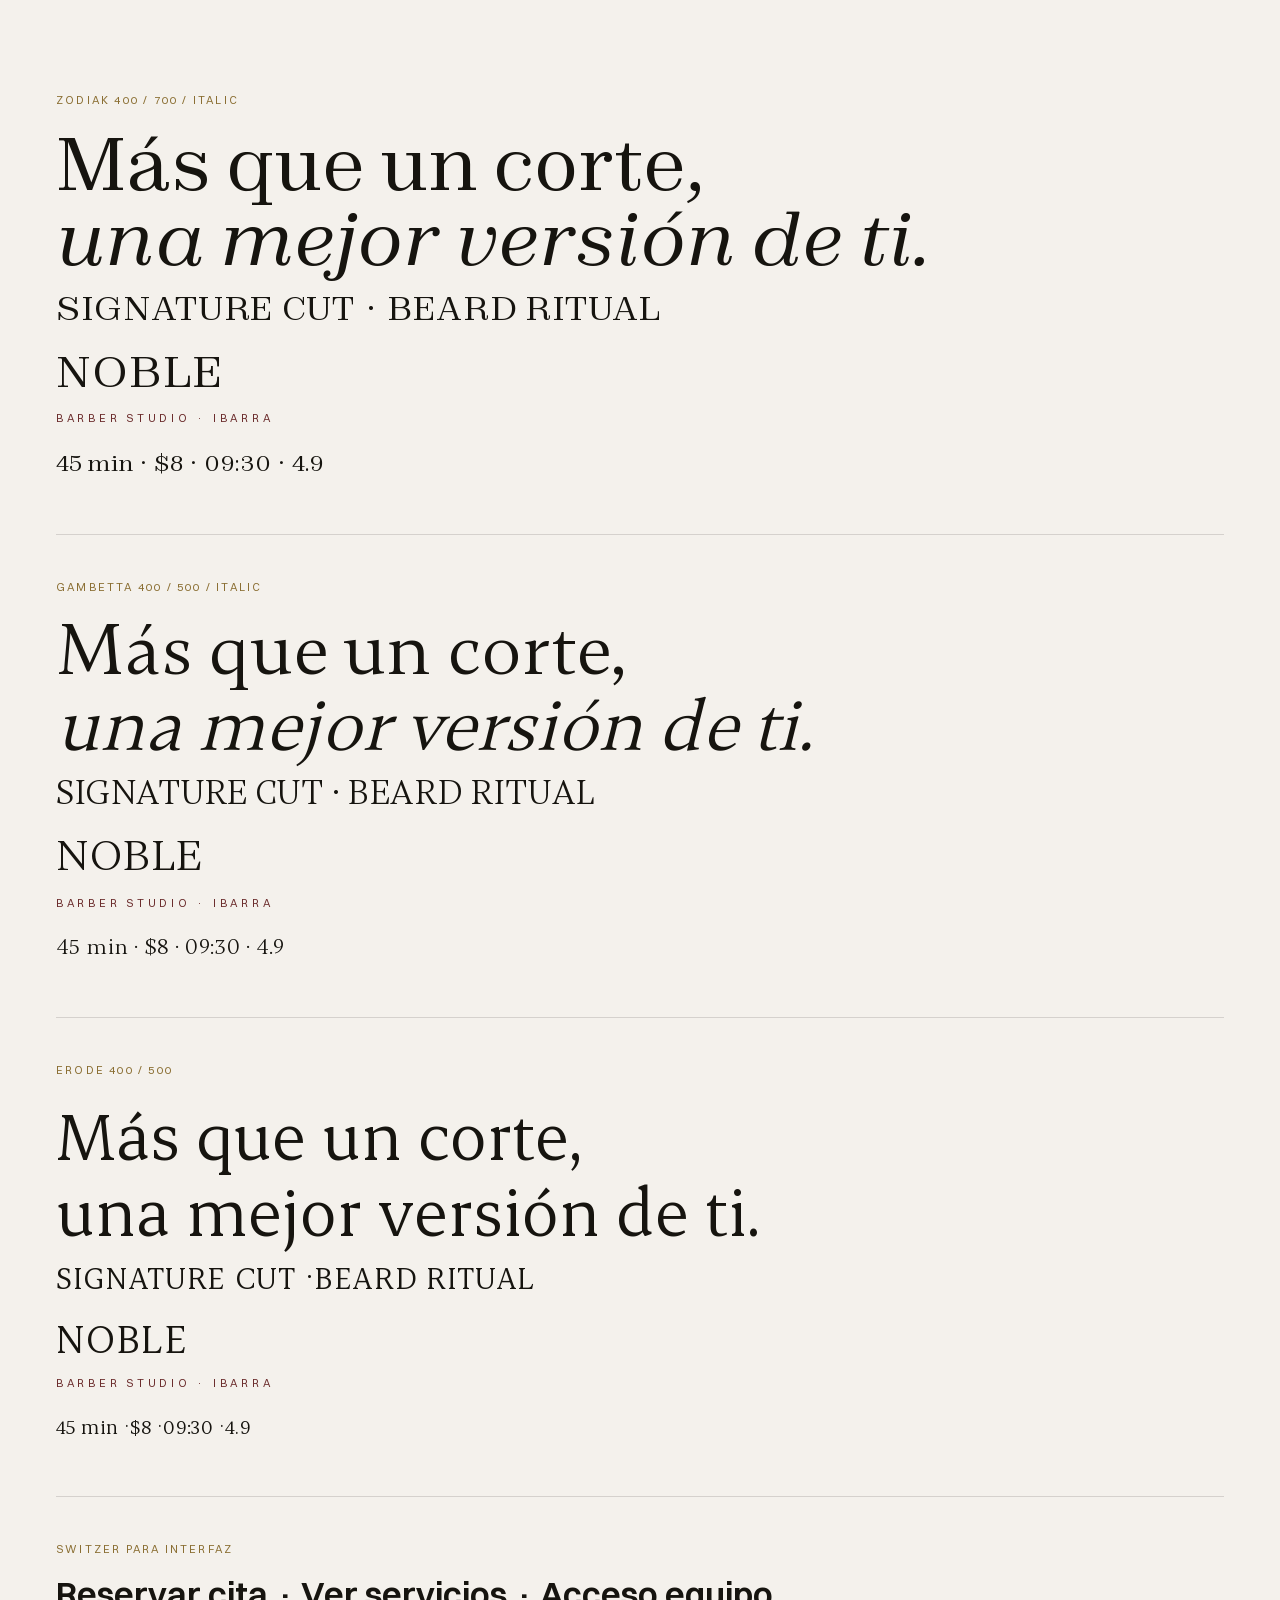
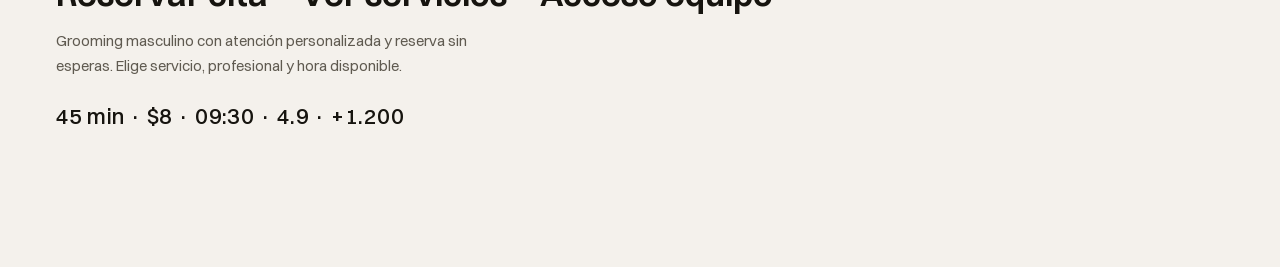
<file: especimen.html>
<!doctype html>
<html lang="es">
<head>
<meta charset="utf-8">
<title>Especimen tipografico</title>
<style>
  @font-face { font-family:'Zodiak'; src:url('assets/fonts/zodiak-400.woff2') format('woff2'); font-weight:400; font-display:block; }
  @font-face { font-family:'Zodiak'; src:url('assets/fonts/zodiak-400-italic.woff2') format('woff2'); font-weight:400; font-style:italic; font-display:block; }
  @font-face { font-family:'Zodiak'; src:url('assets/fonts/zodiak-700.woff2') format('woff2'); font-weight:700; font-display:block; }
  @font-face { font-family:'Gambetta'; src:url('assets/fonts/gambetta-400.woff2') format('woff2'); font-weight:400; font-display:block; }
  @font-face { font-family:'Gambetta'; src:url('assets/fonts/gambetta-500.woff2') format('woff2'); font-weight:500; font-display:block; }
  @font-face { font-family:'Erode'; src:url('assets/fonts/erode-400.woff2') format('woff2'); font-weight:400; font-display:block; }
  @font-face { font-family:'Erode'; src:url('assets/fonts/erode-500.woff2') format('woff2'); font-weight:500; font-display:block; }
  @font-face { font-family:'Switzer'; src:url('assets/fonts/switzer-400.woff2') format('woff2'); font-weight:400; font-display:block; }
  @font-face { font-family:'Switzer'; src:url('assets/fonts/switzer-500.woff2') format('woff2'); font-weight:500; font-display:block; }
  @font-face { font-family:'Switzer'; src:url('assets/fonts/switzer-600.woff2') format('woff2'); font-weight:600; font-display:block; }

  body { margin:0; background:#F4F1EC; color:#16140F; font-family:'Switzer',sans-serif; padding:48px 56px 80px; }
  .row { border-top:1px solid rgba(22,20,15,.14); padding:34px 0; }
  .tag { font-size:11px; letter-spacing:.2em; text-transform:uppercase; color:#8A6E32; margin-bottom:18px; }
  .big { font-size:74px; line-height:1.02; margin:0 0 10px; }
  .mid { font-size:34px; line-height:1.15; margin:0 0 14px; }
  .wordmark { font-size:44px; letter-spacing:.28em; margin:0 0 6px; }
  .sub { font-family:'Switzer'; font-size:11px; letter-spacing:.34em; text-transform:uppercase; color:#6B2C2C; }
  .zod { font-family:'Zodiak',serif; }
  .gam { font-family:'Gambetta',serif; }
  .ero { font-family:'Erode',serif; }
  .caps { text-transform:uppercase; letter-spacing:.02em; }
  .ui { font-size:15px; color:#5F5A50; max-width:46ch; line-height:1.65; }
  .nums { font-size:22px; font-variant-numeric:tabular-nums lining-nums; letter-spacing:.02em; }
</style>
</head>
<body>

<div class="row" style="border-top:0">
  <p class="tag">Zodiak 400 / 700 / italic</p>
  <p class="big zod">Más que un corte,<br><em>una mejor versión de ti.</em></p>
  <p class="mid zod caps">Signature Cut · Beard Ritual</p>
  <p class="wordmark zod caps">NOBLE</p>
  <p class="sub">Barber Studio · Ibarra</p>
  <p class="nums zod">45 min · $8 · 09:30 · 4.9</p>
</div>

<div class="row">
  <p class="tag">Gambetta 400 / 500 / italic</p>
  <p class="big gam">Más que un corte,<br><em>una mejor versión de ti.</em></p>
  <p class="mid gam caps">Signature Cut · Beard Ritual</p>
  <p class="wordmark gam caps">NOBLE</p>
  <p class="sub">Barber Studio · Ibarra</p>
  <p class="nums gam">45 min · $8 · 09:30 · 4.9</p>
</div>

<div class="row">
  <p class="tag">Erode 400 / 500</p>
  <p class="big ero">Más que un corte,<br>una mejor versión de ti.</p>
  <p class="mid ero caps">Signature Cut · Beard Ritual</p>
  <p class="wordmark ero caps">NOBLE</p>
  <p class="sub">Barber Studio · Ibarra</p>
  <p class="nums ero">45 min · $8 · 09:30 · 4.9</p>
</div>

<div class="row">
  <p class="tag">Switzer para interfaz</p>
  <p class="mid" style="font-weight:600">Reservar cita · Ver servicios · Acceso equipo</p>
  <p class="ui">Grooming masculino con atención personalizada y reserva sin esperas. Elige servicio, profesional y hora disponible.</p>
  <p class="nums" style="font-weight:500">45 min · $8 · 09:30 · 4.9 · +1.200</p>
</div>

</body>
</html>
</file>
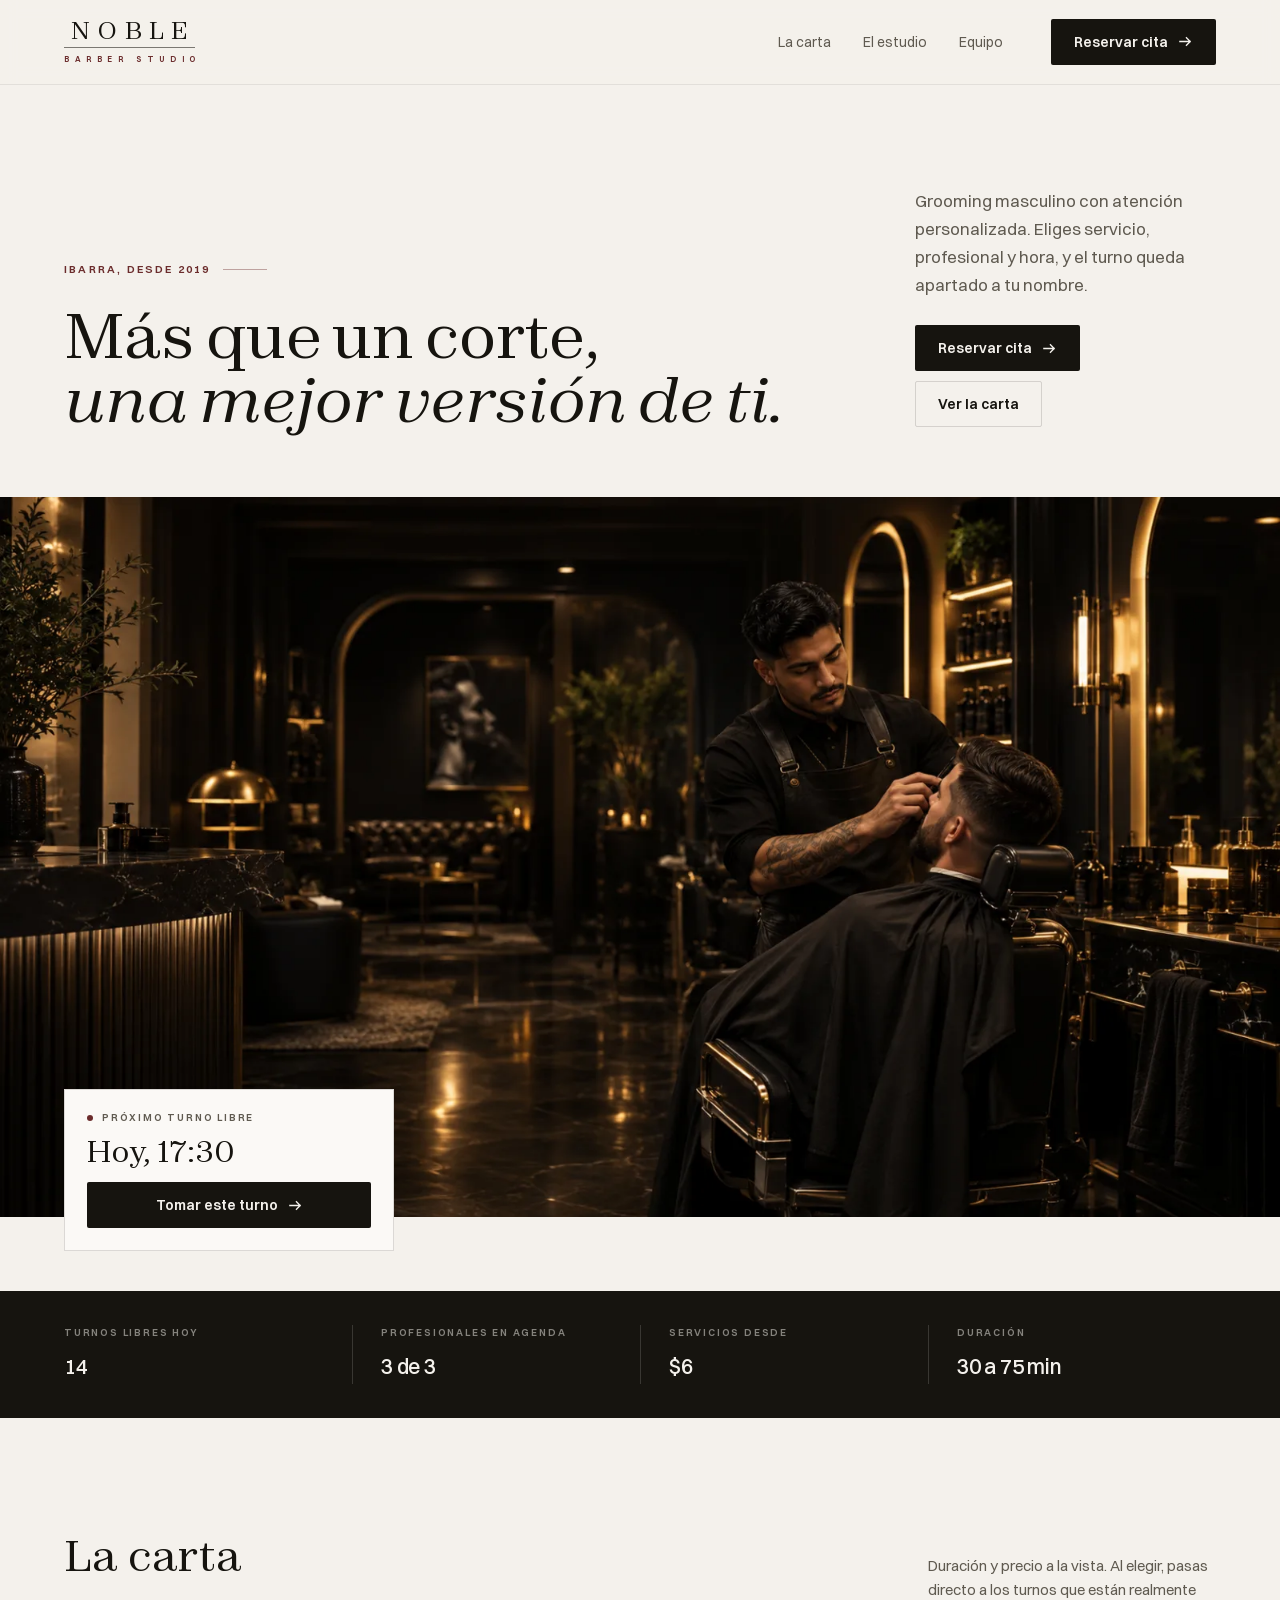
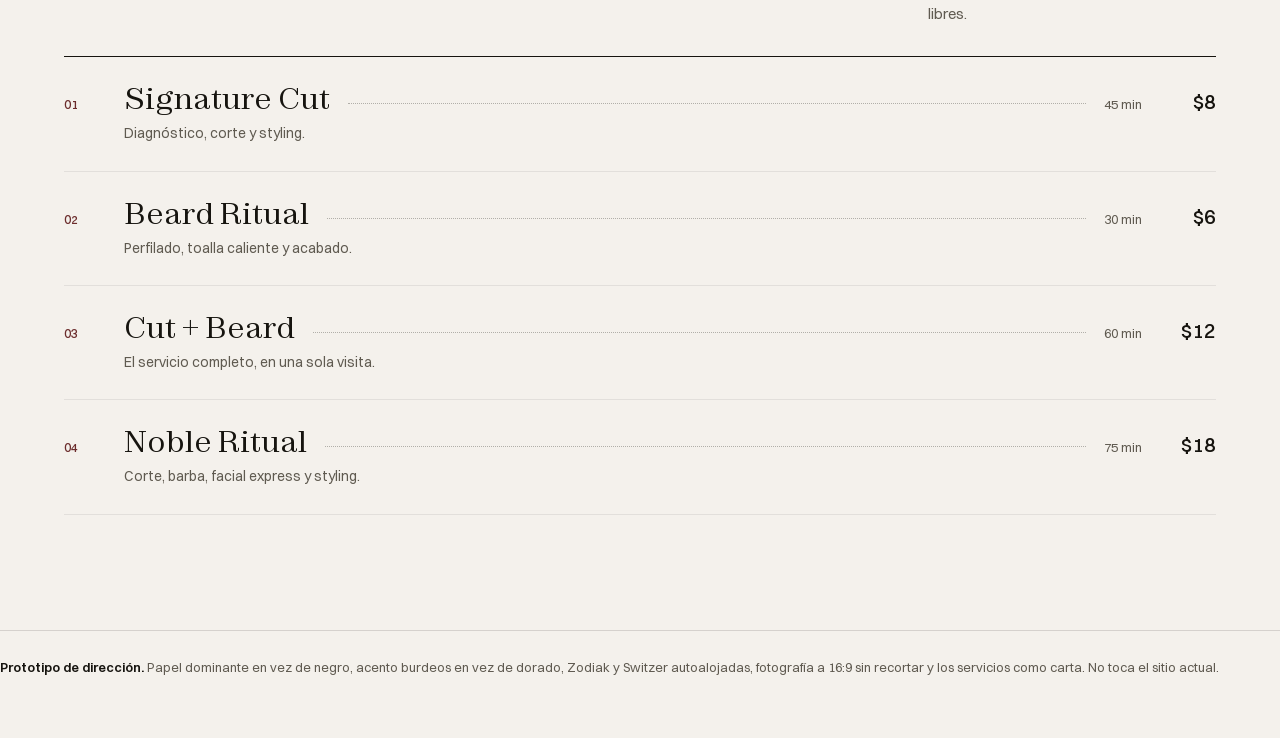
<file: prototipo.html>
<!doctype html>
<html lang="es">
<head>
  <meta charset="utf-8" />
  <meta name="viewport" content="width=device-width,initial-scale=1" />
  <meta name="theme-color" content="#F4F1EC" />
  <meta name="robots" content="noindex, nofollow" />
  <title>Prototipo de dirección | Noble Barber Studio</title>
  <link rel="icon" href="favicon.svg" type="image/svg+xml">
  <link rel="stylesheet" href="prototipo.css" />
</head>
<body>

  <header class="top">
    <div class="top-inner">
      <a class="mark" href="#">
        <span class="mark-name">NOBLE</span>
        <span class="mark-rule"></span>
        <span class="mark-sub" id="markSub"></span>
      </a>

      <nav>
        <a href="#carta">La carta</a>
        <a href="#">El estudio</a>
        <a href="#">Equipo</a>
      </nav>

      <button class="btn btn-ink">
        Reservar cita
        <svg viewBox="0 0 16 16" fill="none" stroke="currentColor" stroke-width="1.4" aria-hidden="true">
          <path d="M2 8h11M9 4l4 4-4 4" stroke-linecap="square"/>
        </svg>
      </button>
    </div>
  </header>

  <main>
    <section class="hero">
      <div class="wrap hero-grid">
        <div>
          <span class="eyebrow">Ibarra, desde 2019</span>
          <h1>Más que un corte,<br><em>una mejor versión de ti.</em></h1>
        </div>

        <div class="hero-aside">
          <p>Grooming masculino con atención personalizada. Eliges servicio, profesional y hora, y el turno queda apartado a tu nombre.</p>
          <div class="hero-actions">
            <button class="btn btn-ink">
              Reservar cita
              <svg viewBox="0 0 16 16" fill="none" stroke="currentColor" stroke-width="1.4" aria-hidden="true">
                <path d="M2 8h11M9 4l4 4-4 4" stroke-linecap="square"/>
              </svg>
            </button>
            <a class="btn btn-line" href="#carta">Ver la carta</a>
          </div>
        </div>
      </div>

      <!-- La fotografía a su proporción real: 16:9, sin recortes -->
      <div class="band">
        <div class="band-photo">
          <img src="assets/img/hero-1600.webp"
               srcset="assets/img/hero-700.webp 700w, assets/img/hero-1100.webp 1100w, assets/img/hero-1600.webp 1600w"
               sizes="100vw" width="1672" height="941"
               alt="Barbero perfilando la barba de un cliente en Noble Barber Studio"
               fetchpriority="high">
        </div>

        <div class="slot">
          <span class="slot-label"><i aria-hidden="true"></i> Próximo turno libre</span>
          <strong id="nextSlot">—</strong>
          <button class="btn btn-ink">
            Tomar este turno
            <svg viewBox="0 0 16 16" fill="none" stroke="currentColor" stroke-width="1.4" aria-hidden="true">
              <path d="M2 8h11M9 4l4 4-4 4" stroke-linecap="square"/>
            </svg>
          </button>
        </div>
      </div>
    </section>

    <!-- Datos reales del sistema, no decorativos -->
    <section class="facts">
      <div class="facts-inner" id="facts"></div>
    </section>

    <section class="menu" id="carta">
      <div class="wrap">
        <div class="menu-head">
          <h2>La carta</h2>
          <p>Duración y precio a la vista. Al elegir, pasas directo a los turnos que están realmente libres.</p>
        </div>
        <div id="menuList"></div>
      </div>
    </section>

    <div class="wrap proto-note">
      <b>Prototipo de dirección.</b>
      Papel dominante en vez de negro, acento burdeos en vez de dorado, Zodiak y Switzer autoalojadas,
      fotografía a 16:9 sin recortar y los servicios como carta. No toca el sitio actual.
    </div>
  </main>

  <script src="data.js"></script>
  <script>
    /* Datos reales: misma fuente que el sitio, sin duplicar lógica. */
    const bookings = Store.bookings();
    const taken = (date, time, barberId) =>
      bookings.some(b => b.date === date && b.time === time && b.barber === barberId);
    const freeSlots = (date, barberId) =>
      slotsForDate(date).filter(t => barberId
        ? !taken(date, t, barberId)
        : !BARBERS.every(b => taken(date, t, b.id)));

    function nextSlot() {
      const now = new Date();
      for (let offset = 0; offset < 7; offset++) {
        const date = dateISO(offset);
        const free = freeSlots(date, null).filter(t => {
          if (offset > 0) return true;
          const [h, m] = t.split(':').map(Number);
          return h * 60 + m > now.getHours() * 60 + now.getMinutes();
        });
        if (free.length) {
          const label = offset === 0 ? 'Hoy' : offset === 1 ? 'Mañana' : niceDate(date);
          return `${label}, ${free[0]}`;
        }
      }
      return 'Agenda completa';
    }

    /* La bajada del wordmark se justifica al ancho exacto del nombre. */
    document.getElementById('markSub').innerHTML =
      'Barber Studio'.toUpperCase().split('').map(c => `<span>${c === ' ' ? '&nbsp;' : c}</span>`).join('');

    document.getElementById('nextSlot').textContent = nextSlot();

    const day = isClosed(dateISO(0)) ? nextOpenDate(0) : dateISO(0);
    const librosHoy = BARBERS.filter(b => freeSlots(day, b.id).length).length;
    const precios = SERVICES.map(s => s.price);
    const duraciones = SERVICES.map(s => s.duration);

    document.getElementById('facts').innerHTML = [
      ['Turnos libres hoy', freeSlots(day, null).length],
      ['Profesionales en agenda', `${librosHoy} de ${BARBERS.length}`],
      ['Servicios desde', '$' + Math.min(...precios)],
      ['Duración', `${Math.min(...duraciones)} a ${Math.max(...duraciones)} min`]
    ].map(([label, value]) => `
      <div class="fact"><span>${label}</span><b>${value}</b></div>
    `).join('');

    document.getElementById('menuList').innerHTML = SERVICES.map((s, i) => `
      <button class="dish">
        <span class="dish-num">${String(i + 1).padStart(2, '0')}</span>
        <span class="dish-name">${s.name}</span>
        <span class="dish-lead" aria-hidden="true"></span>
        <span class="dish-time">${s.duration} min</span>
        <span class="dish-price">$${s.price}</span>
        <span class="dish-desc">${s.desc}</span>
      </button>
    `).join('');
  </script>
</body>
</html>
</file>
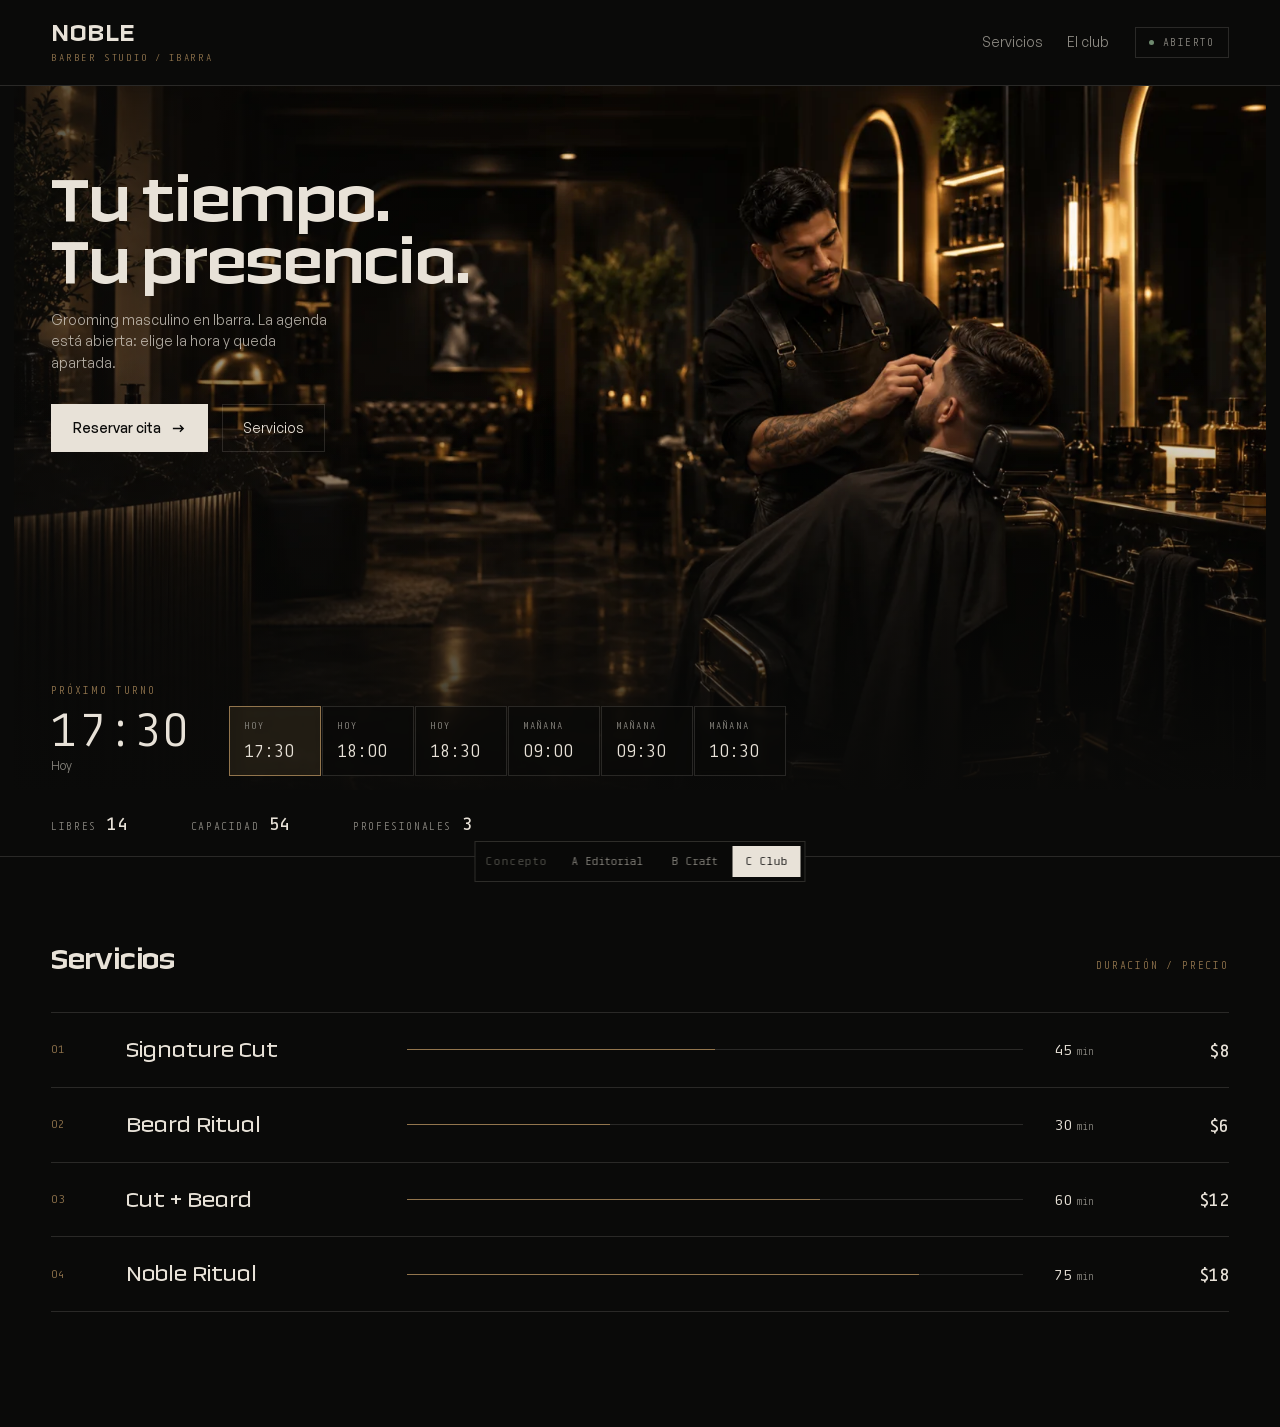
<file: concepts/club.html>
<!doctype html>
<html lang="es">
<head>
  <meta charset="utf-8" />
  <meta name="viewport" content="width=device-width,initial-scale=1" />
  <meta name="theme-color" content="#0A0A09" />
  <meta name="robots" content="noindex, nofollow" />
  <title>Concepto C, club | Noble</title>
  <link rel="stylesheet" href="concepts.css" />
  <link rel="stylesheet" href="club.css" />
</head>
<body class="c-club" data-concept="club">

  <header class="cl-head">
    <div>
      <div class="cl-logo">NOBLE</div>
      <span>Barber Studio / Ibarra</span>
    </div>
    <nav>
      <a href="#servicios">Servicios</a>
      <a href="#">El club</a>
    </nav>
    <span class="cl-state"><i aria-hidden="true"></i> Abierto</span>
  </header>

  <main>
    <section class="cl-hero">
      <div class="cl-shot">
        <img src="../assets/img/hero-1600.webp" width="1672" height="941"
             alt="Barbero perfilando la barba de un cliente en Noble Barber Studio"
             fetchpriority="high">
      </div>

      <div class="cl-copy">
        <h1 class="display">Tu tiempo.<br>Tu presencia.</h1>
        <p>Grooming masculino en Ibarra. La agenda está abierta: elige la hora y queda apartada.</p>
        <div class="cl-cta">
          <button class="cl-btn">
            Reservar cita
            <svg viewBox="0 0 16 16" fill="none" stroke="currentColor" stroke-width="1.5" aria-hidden="true">
              <path d="M2 8h11M9.5 4.5 13 8l-3.5 3.5"/>
            </svg>
          </button>
          <a class="cl-btn-line" href="#servicios">Servicios</a>
        </div>
      </div>

      <!-- Disponibilidad real integrada en el borde de la imagen -->
      <div class="cl-avail">
        <div class="cl-next">
          <small>Próximo turno</small>
          <b id="clSlot">--:--</b>
          <em id="clSlotDay">—</em>
        </div>
        <div class="cl-strip reveal-seq" id="clStrip"></div>
      </div>
    </section>

    <div class="cl-meta" id="clMeta"></div>

    <section class="cl-services" id="servicios">
      <div class="cl-services-head">
        <h2 class="display">Servicios</h2>
        <span>Duración / precio</span>
      </div>
      <div id="clRows"></div>
    </section>
  </main>

  <nav class="switcher" aria-label="Conceptos">
    <span>Concepto</span>
    <a href="editorial.html">A Editorial</a>
    <a href="craft.html">B Craft</a>
    <a href="club.html" aria-current="page">C Club</a>
  </nav>

  <script src="../data.js"></script>
  <script src="concepts.js"></script>
</body>
</html>
</file>
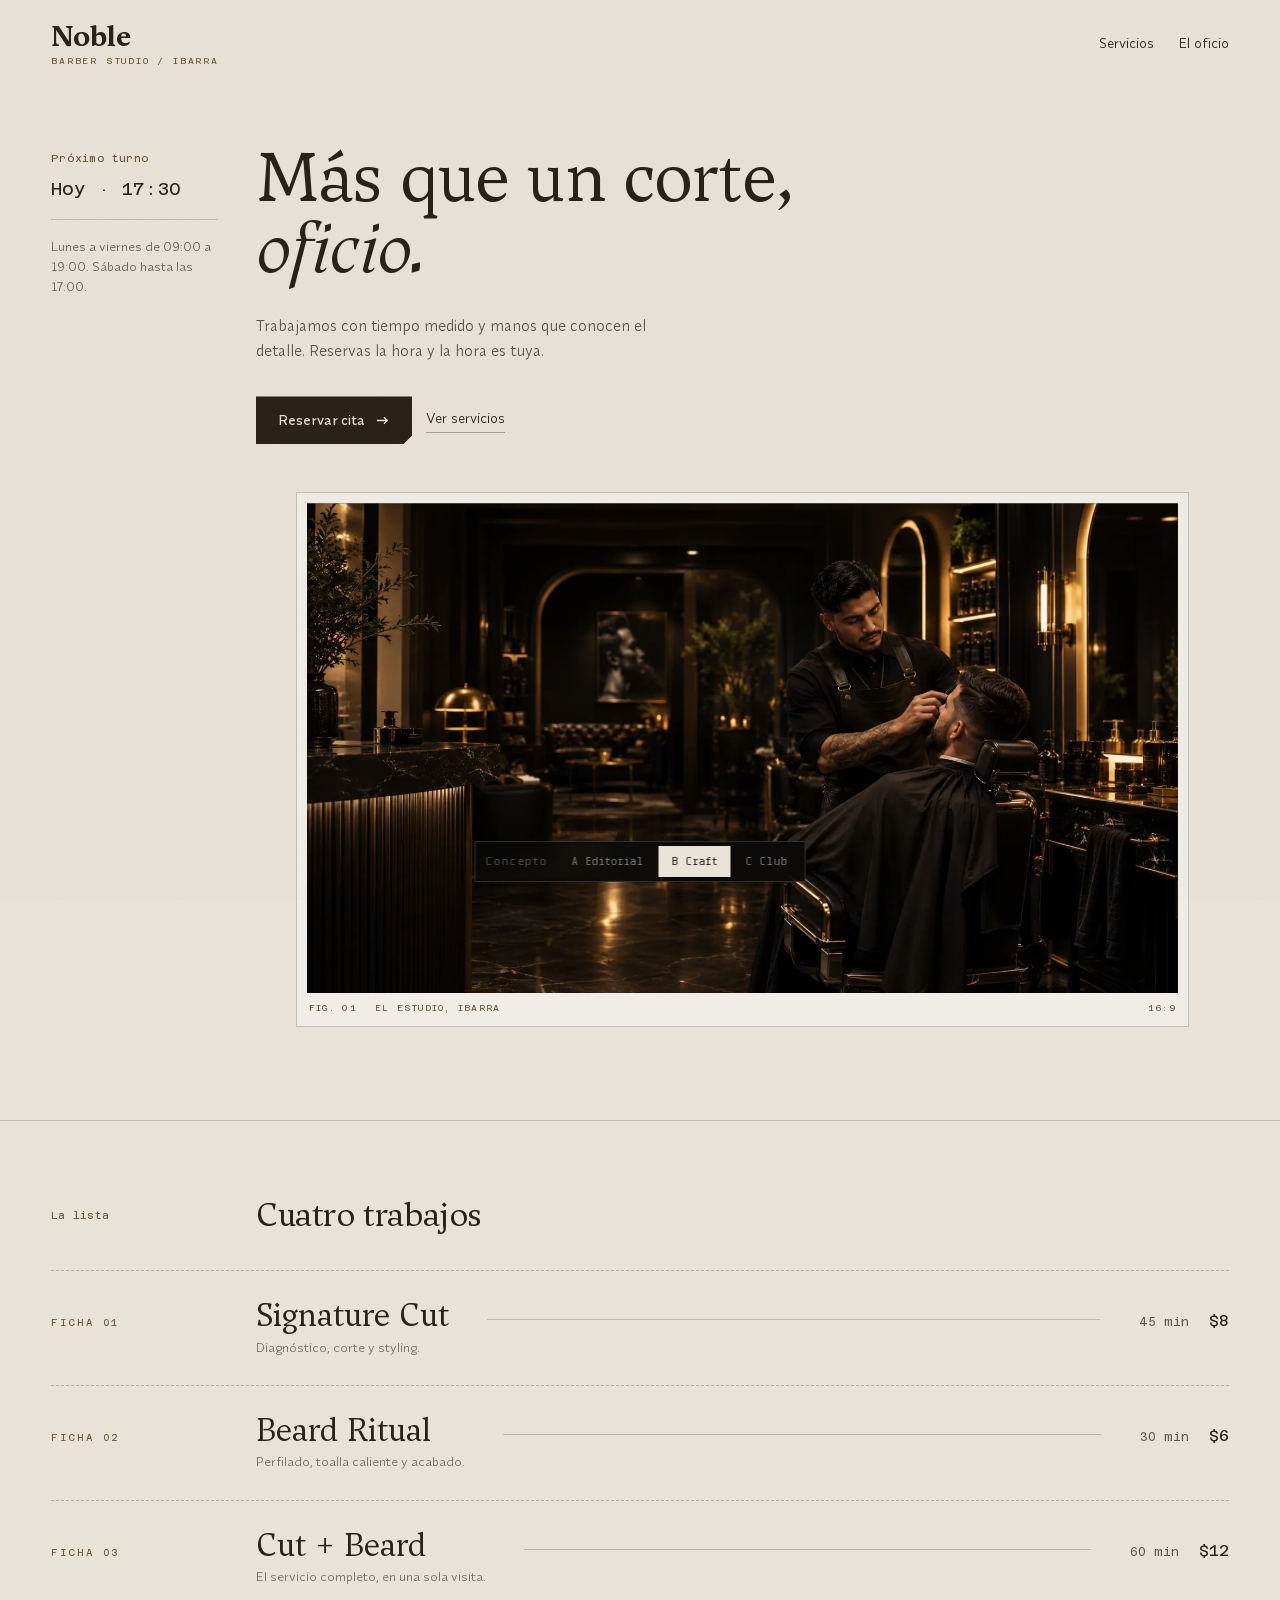
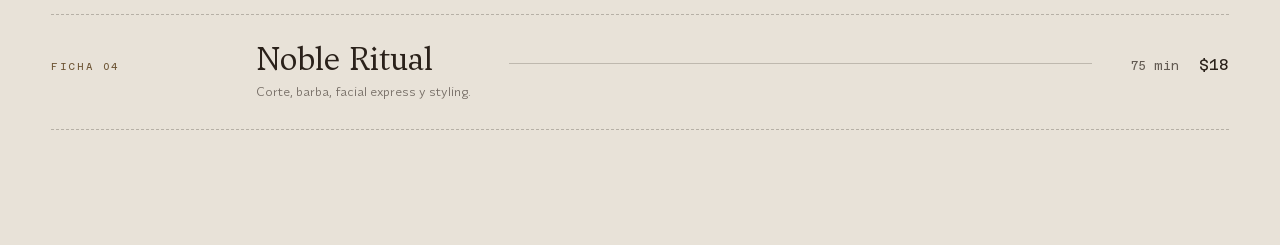
<file: concepts/craft.html>
<!doctype html>
<html lang="es">
<head>
  <meta charset="utf-8" />
  <meta name="viewport" content="width=device-width,initial-scale=1" />
  <meta name="theme-color" content="#E8E2D8" />
  <meta name="robots" content="noindex, nofollow" />
  <title>Concepto B, craft | Noble</title>
  <link rel="stylesheet" href="concepts.css" />
  <link rel="stylesheet" href="craft.css" />
</head>
<body class="c-craft" data-concept="craft">
  <div class="cf-grain" aria-hidden="true"></div>

  <header class="cf-head">
    <div>
      <div class="cf-logo">Noble</div>
      <span>Barber Studio / Ibarra</span>
    </div>
    <nav>
      <a href="#servicios">Servicios</a>
      <a href="#">El oficio</a>
    </nav>
  </header>

  <main>
    <!-- Pliego impreso: márgenes desiguales, nota al margen y la
         plancha fotográfica montada sobre el papel, a 16:9 completo. -->
    <section class="cf-sheet">
      <aside class="cf-note">
        <span class="mono">Próximo turno</span>
        <b id="cfSlot">—</b>
        <span class="cut cut-draw" aria-hidden="true"></span>
        <p>Lunes a viernes de 09:00 a 19:00. Sábado hasta las 17:00.</p>
      </aside>

      <div class="cf-body">
        <h1 class="display">Más que un corte, <em>oficio.</em></h1>
        <p class="cf-lede">Trabajamos con tiempo medido y manos que conocen el detalle. Reservas la hora y la hora es tuya.</p>

        <div class="cf-actions">
          <button class="cf-btn">
            Reservar cita
            <svg viewBox="0 0 16 16" fill="none" stroke="currentColor" stroke-width="1.5" aria-hidden="true">
              <path d="M2 8h11M9.5 4.5 13 8l-3.5 3.5"/>
            </svg>
          </button>
          <a class="cf-link" href="#servicios">Ver servicios</a>
        </div>

        <figure class="cf-plate reveal-clip">
          <div class="cf-plate-shot">
            <img src="../assets/img/hero-1600.webp" width="1672" height="941"
                 alt="Barbero perfilando la barba de un cliente en Noble Barber Studio"
                 fetchpriority="high">
          </div>
          <figcaption>
            <span>Fig. 01</span>
            <span>El estudio, Ibarra</span>
            <span>16:9</span>
          </figcaption>
        </figure>
      </div>
    </section>

    <section class="cf-services" id="servicios">
      <div class="cf-services-head">
        <span class="mono">La lista</span>
        <h2 class="display">Cuatro trabajos</h2>
      </div>
      <div id="cfRows"></div>
    </section>
  </main>

  <nav class="switcher" aria-label="Conceptos">
    <span>Concepto</span>
    <a href="editorial.html">A Editorial</a>
    <a href="craft.html" aria-current="page">B Craft</a>
    <a href="club.html">C Club</a>
  </nav>

  <script src="../data.js"></script>
  <script src="concepts.js"></script>
</body>
</html>
</file>
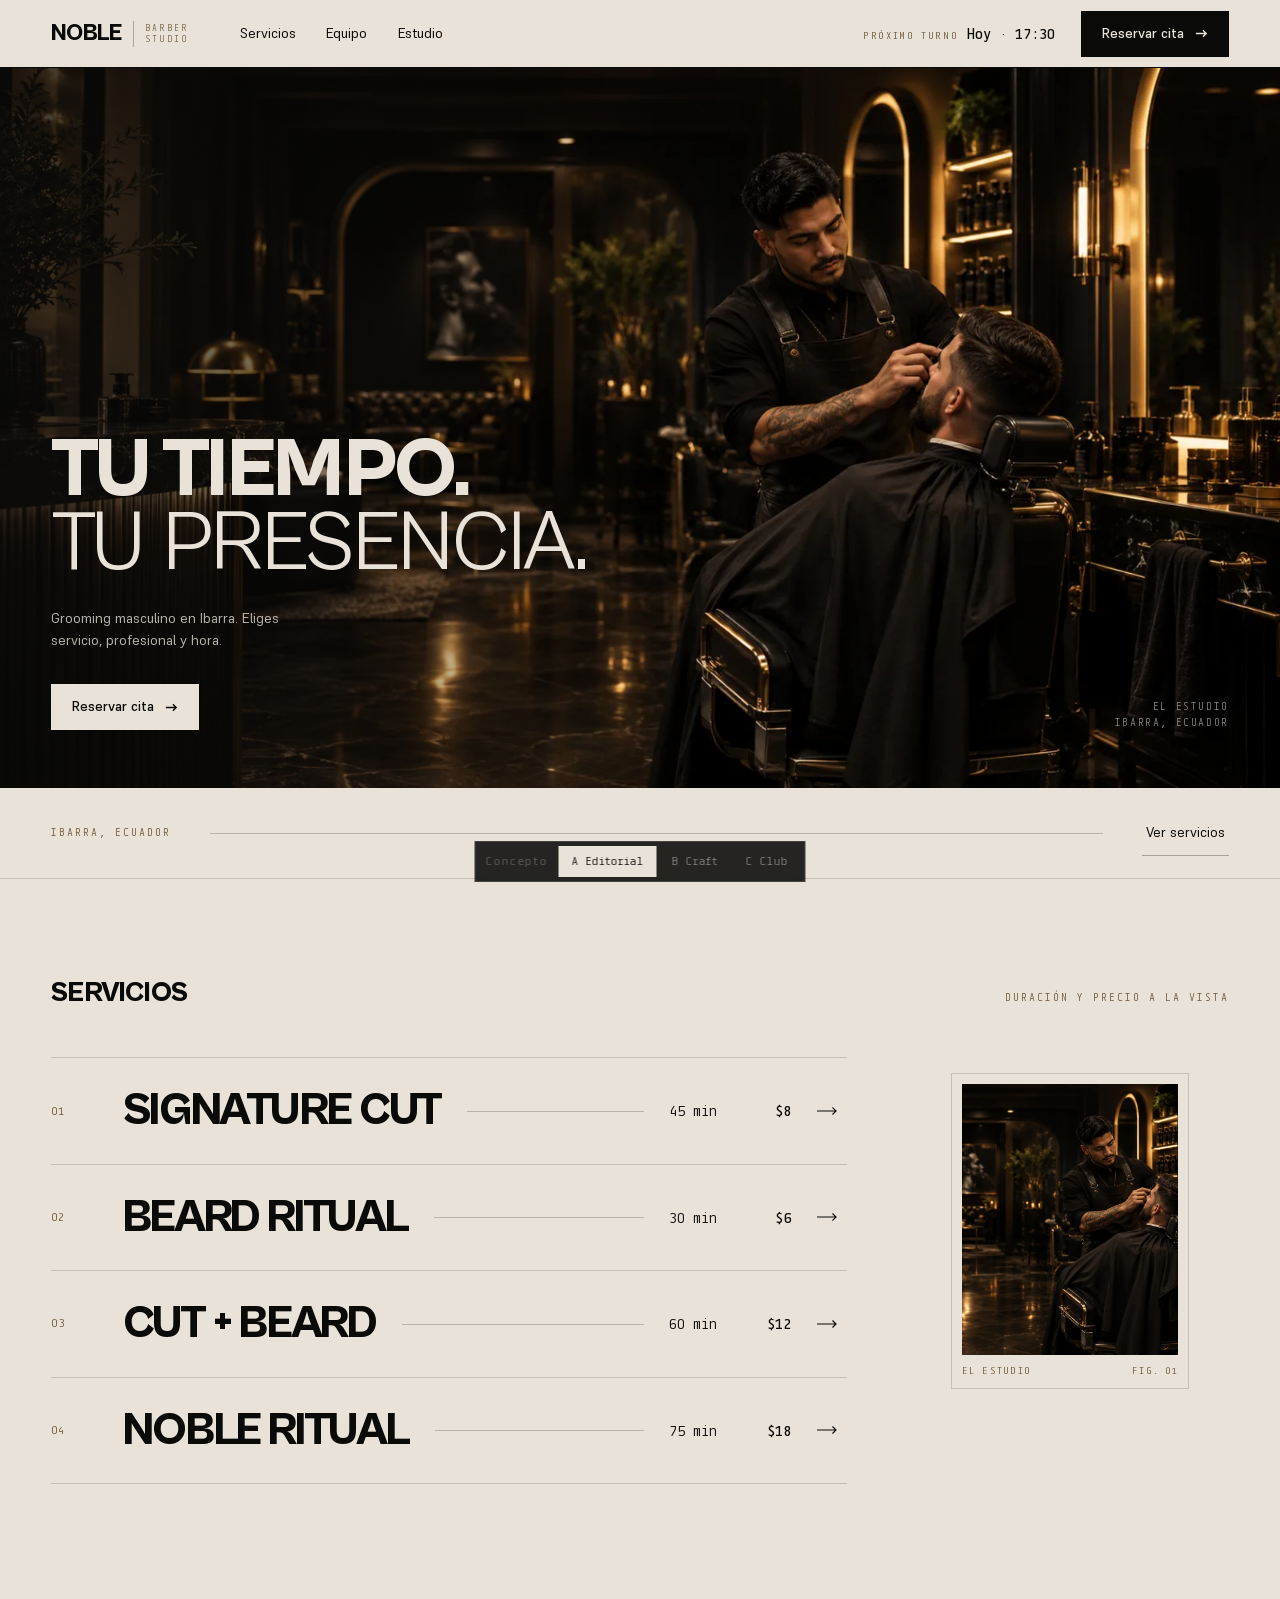
<file: concepts/editorial.html>
<!doctype html>
<html lang="es">
<head>
  <meta charset="utf-8" />
  <meta name="viewport" content="width=device-width,initial-scale=1" />
  <meta name="theme-color" content="#E8E2D8" />
  <meta name="robots" content="noindex, nofollow" />
  <title>Concepto A, editorial | Noble</title>
  <link rel="stylesheet" href="concepts.css" />
  <link rel="stylesheet" href="editorial.css" />
</head>
<body class="c-editorial" data-concept="editorial">

  <header class="ed-masthead">
    <a class="ed-flag" href="#">
      <span class="ed-logo">Noble</span>
      <span class="ed-flag-rule" aria-hidden="true"></span>
      <span class="ed-descriptor">Barber<br>Studio</span>
    </a>

    <nav class="ed-nav">
      <a href="#servicios">Servicios</a>
      <a href="#">Equipo</a>
      <a href="#">Estudio</a>
    </nav>

    <div class="ed-masthead-end">
      <span class="ed-live">
        <small>Próximo turno</small>
        <b id="edSlotNav">—</b>
      </span>
      <button class="ed-btn ed-btn-sm">
        Reservar cita
        <svg viewBox="0 0 16 16" fill="none" stroke="currentColor" stroke-width="1.5" aria-hidden="true">
          <path d="M2 8h11M9.5 4.5 13 8l-3.5 3.5"/>
        </svg>
      </button>
    </div>
  </header>

  <main>
    <!-- Plancha a 16:9 completa. El overlay es hermano de la foto, no
         hijo: así en móvil puede pasar a flujo normal sin quedar
         recortado por el overflow:hidden del contenedor de la imagen. -->
    <section class="ed-hero">
      <div class="ed-plate">
        <img src="../assets/img/hero-1600.webp" width="1672" height="941"
             alt="Barbero perfilando la barba de un cliente en Noble Barber Studio"
             fetchpriority="high">
        <div class="ed-credit">El estudio<br>Ibarra, Ecuador</div>
      </div>

      <div class="ed-overlay">
        <h1 class="display reveal-mask" id="edTitle">
          <span>Tu tiempo.</span>
          <span class="thin">Tu presencia.</span>
        </h1>
        <p class="ed-sub">Grooming masculino en Ibarra. Eliges servicio, profesional y hora.</p>
        <div class="ed-overlay-cta">
          <button class="ed-btn ed-btn-light">
            Reservar cita
            <svg viewBox="0 0 16 16" fill="none" stroke="currentColor" stroke-width="1.5" aria-hidden="true">
              <path d="M2 8h11M9.5 4.5 13 8l-3.5 3.5"/>
            </svg>
          </button>
        </div>
      </div>
    </section>

    <div class="ed-strip cut-host">
      <span class="ed-strip-label">Ibarra, Ecuador</span>
      <span class="cut cut-draw" aria-hidden="true"></span>
      <a class="ed-btn-ghost" href="#servicios">Ver servicios</a>
    </div>

    <section class="ed-services" id="servicios">
      <div class="ed-services-head">
        <h2 class="display">Servicios</h2>
        <p>Duración y precio a la vista</p>
      </div>

      <div class="ed-layout">
        <div id="edRows"></div>

        <figure class="ed-figure">
          <div class="ed-figure-shot">
            <!-- Hueco preparado: cada servicio tendrá su propia fotografía -->
            <img id="edFigure" src="../assets/img/hero-1600.webp" alt="">
          </div>
          <figcaption>
            <span id="edFigureLabel">El estudio</span>
            <span>Fig. 01</span>
          </figcaption>
        </figure>
      </div>
    </section>
  </main>

  <nav class="switcher" aria-label="Conceptos">
    <span>Concepto</span>
    <a href="editorial.html" aria-current="page">A Editorial</a>
    <a href="craft.html">B Craft</a>
    <a href="club.html">C Club</a>
  </nav>

  <script src="../data.js"></script>
  <script src="concepts.js"></script>
</body>
</html>
</file>
<file: prototipo.css>
/* =========================================================
   PROTOTIPO, dirección "casa de oficio"
   Papel dominante, bloques de tinta, acento burdeos. Sin dorado.
   Dos familias: Zodiak (editorial) y Switzer (interfaz y datos).
   Archivo aparte: no toca el sistema actual.
   ========================================================= */

@font-face { font-family:'Zodiak'; src:url('assets/fonts/zodiak-400.woff2') format('woff2'); font-weight:400; font-display:swap; }
@font-face { font-family:'Zodiak'; src:url('assets/fonts/zodiak-400-italic.woff2') format('woff2'); font-weight:400; font-style:italic; font-display:swap; }
@font-face { font-family:'Zodiak'; src:url('assets/fonts/zodiak-700.woff2') format('woff2'); font-weight:700; font-display:swap; }
@font-face { font-family:'Switzer'; src:url('assets/fonts/switzer-400.woff2') format('woff2'); font-weight:400; font-display:swap; }
@font-face { font-family:'Switzer'; src:url('assets/fonts/switzer-500.woff2') format('woff2'); font-weight:500; font-display:swap; }
@font-face { font-family:'Switzer'; src:url('assets/fonts/switzer-600.woff2') format('woff2'); font-weight:600; font-display:swap; }

:root {
  --paper: #F4F1EC;
  --paper-deep: #EAE5DC;
  --paper-raised: #FBF9F6;
  --ink: #16140F;
  --ink-soft: #5F5A50;     /* 6.2:1 sobre papel */
  --wine: #6B2C2C;         /* 9.1:1 sobre papel, se puede usar en texto */
  --wine-deep: #4E1F1F;
  --rule: rgba(22, 20, 15, 0.14);
  --rule-soft: rgba(22, 20, 15, 0.08);

  --serif: 'Zodiak', Georgia, serif;
  --sans: 'Switzer', system-ui, sans-serif;

  --gutter: clamp(20px, 5vw, 76px);
  --maxw: 1360px;
  --ease: cubic-bezier(0.22, 1, 0.36, 1);
}

*, *::before, *::after { box-sizing: border-box; }

body {
  margin: 0;
  background: var(--paper);
  color: var(--ink);
  font-family: var(--sans);
  font-size: 16px;
  line-height: 1.6;
  -webkit-font-smoothing: antialiased;
}

img { display: block; max-width: 100%; }
a { color: inherit; text-decoration: none; }
button { font: inherit; color: inherit; border: 0; background: none; cursor: pointer; }

.wrap { max-width: var(--maxw); margin: 0 auto; padding: 0 var(--gutter); }

/* ---------- Wordmark construido ----------
   El nombre y la bajada comparten medida: la bajada se reparte
   con space-between para justificar al ancho exacto del nombre. */

.mark { display: inline-grid; gap: 5px; }

.mark-name {
  font-family: var(--serif);
  font-size: 24px;
  line-height: 1;
  letter-spacing: 0.3em;
  text-indent: 0.3em;
  text-align: center;
}

.mark-rule { height: 1px; background: var(--ink); opacity: 0.55; }

.mark-sub {
  display: flex;
  justify-content: space-between;
  font-size: 8px;
  font-weight: 600;
  text-transform: uppercase;
  color: var(--wine);
}

/* ---------- Cabecera ---------- */

.top {
  position: sticky;
  top: 0;
  z-index: 20;
  background: rgba(244, 241, 236, 0.9);
  backdrop-filter: blur(8px);
  border-bottom: 1px solid var(--rule-soft);
}

.top-inner {
  max-width: var(--maxw);
  margin: 0 auto;
  padding: 18px var(--gutter);
  display: flex;
  align-items: center;
  gap: 48px;
}

.top nav { display: flex; gap: 32px; margin-left: auto; font-size: 14px; color: var(--ink-soft); }
.top nav a { position: relative; padding: 4px 0; }
.top nav a::after {
  content: "";
  position: absolute;
  left: 0; bottom: 0;
  width: 0; height: 1px;
  background: var(--wine);
  transition: width 0.4s var(--ease);
}
.top nav a:hover { color: var(--ink); }
.top nav a:hover::after { width: 100%; }

.btn {
  display: inline-flex;
  align-items: center;
  gap: 10px;
  height: 46px;
  padding: 0 22px;
  border-radius: 2px;
  font-size: 14px;
  font-weight: 600;
  border: 1px solid transparent;
  transition: background-color 0.3s var(--ease), color 0.3s var(--ease), border-color 0.3s var(--ease);
}

.btn svg { width: 15px; height: 15px; transition: transform 0.3s var(--ease); }
.btn:hover svg { transform: translateX(3px); }

.btn-ink { background: var(--ink); color: var(--paper); }
.btn-ink:hover { background: var(--wine); }

.btn-line { border-color: var(--rule); color: var(--ink); }
.btn-line:hover { border-color: var(--ink); }

.btn-paper { background: var(--paper); color: var(--ink); }
.btn-paper:hover { background: #fff; }

/* ---------- Hero ---------- */

.hero { padding: clamp(56px, 8vw, 104px) 0 0; }

.hero-grid {
  display: grid;
  grid-template-columns: minmax(0, 1.45fr) minmax(0, 0.55fr);
  gap: 56px;
  align-items: end;
  padding-bottom: clamp(40px, 5vw, 64px);
}

.eyebrow {
  display: flex;
  align-items: center;
  gap: 12px;
  font-size: 11px;
  font-weight: 600;
  letter-spacing: 0.2em;
  text-transform: uppercase;
  color: var(--wine);
  margin-bottom: 26px;
}

.eyebrow::after { content: ""; width: 44px; height: 1px; background: var(--wine); opacity: 0.4; }

.hero h1 {
  font-family: var(--serif);
  font-weight: 400;
  font-size: clamp(40px, 4.9vw, 70px);
  line-height: 1.02;
  letter-spacing: -0.015em;
  margin: 0;
}

.hero h1 em { font-style: italic; }

.hero-aside { padding-bottom: 6px; }
.hero-aside p { font-size: 17px; line-height: 1.65; color: var(--ink-soft); margin: 0 0 26px; max-width: 34ch; }
.hero-actions { display: flex; flex-wrap: wrap; gap: 10px; }

/* Fotografía a su proporción real, 16:9, de borde a borde */
.band { position: relative; }

.band-photo {
  position: relative;
  width: 100%;
  aspect-ratio: 16 / 9;
  overflow: hidden;
  background: var(--ink);
}

.band-photo img { width: 100%; height: 100%; object-fit: cover; object-position: center 42%; }

/* La tarjeta rompe el borde de la banda: composición deliberada */
.slot {
  position: absolute;
  z-index: 2;
  left: var(--gutter);
  bottom: -34px;
  width: min(330px, calc(100% - var(--gutter) * 2));
  background: var(--paper-raised);
  border: 1px solid var(--rule);
  padding: 20px 22px 22px;
}

.slot-label {
  display: flex;
  align-items: center;
  gap: 9px;
  font-size: 10px;
  font-weight: 600;
  letter-spacing: 0.18em;
  text-transform: uppercase;
  color: var(--ink-soft);
}

.slot-label i { width: 6px; height: 6px; border-radius: 50%; background: var(--wine); }

.slot strong {
  display: block;
  margin: 10px 0 16px;
  font-family: var(--serif);
  font-size: 30px;
  font-weight: 400;
  line-height: 1;
  font-variant-numeric: lining-nums;
}

.slot .btn { width: 100%; justify-content: center; }

/* ---------- Banda de datos reales ---------- */

.facts { background: var(--ink); color: var(--paper); margin-top: 74px; }

.facts-inner {
  max-width: var(--maxw);
  margin: 0 auto;
  padding: 34px var(--gutter);
  display: grid;
  grid-template-columns: repeat(4, 1fr);
}

.fact { padding: 0 28px; border-left: 1px solid rgba(244, 241, 236, 0.16); }
.fact:first-child { padding-left: 0; border-left: 0; }

.fact span {
  display: block;
  font-size: 10px;
  font-weight: 600;
  letter-spacing: 0.18em;
  text-transform: uppercase;
  color: rgba(244, 241, 236, 0.5);
  margin-bottom: 9px;
}

.fact b {
  font-size: 21px;
  font-weight: 500;
  font-variant-numeric: tabular-nums lining-nums;
  letter-spacing: -0.01em;
}

/* ---------- La carta ---------- */

.menu { padding: clamp(72px, 9vw, 120px) 0; }

.menu-head {
  display: flex;
  align-items: baseline;
  justify-content: space-between;
  gap: 40px;
  padding-bottom: 30px;
  border-bottom: 1px solid var(--ink);
}

.menu-head h2 {
  font-family: var(--serif);
  font-weight: 400;
  font-size: clamp(30px, 3.4vw, 46px);
  line-height: 1.05;
  margin: 0;
}

.menu-head p { font-size: 15px; color: var(--ink-soft); margin: 0; max-width: 32ch; }

.dish {
  width: 100%;
  display: grid;
  grid-template-columns: 42px minmax(0, auto) 1fr auto auto;
  align-items: baseline;
  gap: 18px;
  padding: 26px 0;
  text-align: left;
  border-bottom: 1px solid var(--rule-soft);
  transition: background-color 0.35s var(--ease);
}

.dish:hover { background: rgba(107, 44, 44, 0.035); }

.dish-num {
  font-size: 12px;
  font-weight: 500;
  color: var(--wine);
  font-variant-numeric: tabular-nums;
}

.dish-name {
  font-family: var(--serif);
  font-size: clamp(23px, 2.3vw, 31px);
  line-height: 1.1;
  transition: transform 0.35s var(--ease);
}

.dish:hover .dish-name { transform: translateX(5px); }

/* La línea de puntos de una carta, hecha con un borde punteado */
.dish-lead {
  border-bottom: 1px dotted rgba(22, 20, 15, 0.3);
  transform: translateY(-5px);
  min-width: 30px;
}

.dish-time { font-size: 13px; color: var(--ink-soft); font-variant-numeric: tabular-nums; }

.dish-price {
  font-size: 20px;
  font-weight: 500;
  font-variant-numeric: tabular-nums lining-nums;
  min-width: 56px;
  text-align: right;
}

.dish-desc {
  grid-column: 2 / -1;
  font-size: 14px;
  color: var(--ink-soft);
  margin-top: -14px;
}

/* ---------- Pie del prototipo ---------- */

.proto-note {
  border-top: 1px solid var(--rule);
  padding: 26px 0 60px;
  font-size: 13px;
  color: var(--ink-soft);
}

.proto-note b { color: var(--ink); font-weight: 600; }

/* ---------- Responsive ---------- */

@media (max-width: 900px) {
  .top nav { display: none; }
  .hero-grid { grid-template-columns: 1fr; gap: 30px; align-items: start; }
  .hero-aside p { max-width: 46ch; }
  .facts-inner { grid-template-columns: 1fr 1fr; gap: 26px 0; }
  .fact { padding: 0 20px; }
  .fact:nth-child(odd) { padding-left: 0; border-left: 0; }
  .menu-head { flex-direction: column; gap: 14px; }
  .dish { grid-template-columns: 34px 1fr auto; gap: 12px; }
  .dish-lead, .dish-time { display: none; }
  .dish-desc { grid-column: 2 / -1; }
  .slot { position: static; width: auto; margin: 0 var(--gutter); transform: translateY(-34px); }
  .facts { margin-top: 12px; }
}

@media (prefers-reduced-motion: reduce) {
  * { transition-duration: 0.01ms !important; }
}
</file>
<file: concepts/concepts.css>
/* =========================================================
   NOBLE, zona de exploración visual
   Base compartida por los tres conceptos: paleta, tipografía,
   reset y la primitiva gráfica Cut Line.
   Cada concepto añade su propia hoja encima.
   ========================================================= */

/* --- Concepto A, editorial --- */
@font-face { font-family:'Cabinet Grotesk'; src:url('../assets/fonts/cabinet-grotesk-400.woff2') format('woff2'); font-weight:400; font-display:swap; }
@font-face { font-family:'Cabinet Grotesk'; src:url('../assets/fonts/cabinet-grotesk-800.woff2') format('woff2'); font-weight:800; font-display:swap; }
@font-face { font-family:'Supreme'; src:url('../assets/fonts/supreme-400.woff2') format('woff2'); font-weight:400; font-display:swap; }
@font-face { font-family:'Supreme'; src:url('../assets/fonts/supreme-500.woff2') format('woff2'); font-weight:500; font-display:swap; }

/* --- Concepto B, craft --- */
@font-face { font-family:'Neco'; src:url('../assets/fonts/neco-400.woff2') format('woff2'); font-weight:400; font-display:swap; }
@font-face { font-family:'Neco'; src:url('../assets/fonts/neco-400-italic.woff2') format('woff2'); font-weight:400; font-style:italic; font-display:swap; }
@font-face { font-family:'Neco'; src:url('../assets/fonts/neco-700.woff2') format('woff2'); font-weight:700; font-display:swap; }
@font-face { font-family:'Synonym'; src:url('../assets/fonts/synonym-400.woff2') format('woff2'); font-weight:400; font-display:swap; }
@font-face { font-family:'Synonym'; src:url('../assets/fonts/synonym-500.woff2') format('woff2'); font-weight:500; font-display:swap; }
@font-face { font-family:'Azeret Mono'; src:url('../assets/fonts/azeret-mono-400.woff2') format('woff2'); font-weight:400; font-display:swap; }

/* --- Concepto C, club --- */
@font-face { font-family:'Technor'; src:url('../assets/fonts/technor-400.woff2') format('woff2'); font-weight:400; font-display:swap; }
@font-face { font-family:'Technor'; src:url('../assets/fonts/technor-600.woff2') format('woff2'); font-weight:600; font-display:swap; }
@font-face { font-family:'General Sans'; src:url('../assets/fonts/general-sans-400.woff2') format('woff2'); font-weight:400; font-display:swap; }
@font-face { font-family:'General Sans'; src:url('../assets/fonts/general-sans-500.woff2') format('woff2'); font-weight:500; font-display:swap; }
@font-face { font-family:'General Sans'; src:url('../assets/fonts/general-sans-600.woff2') format('woff2'); font-weight:600; font-display:swap; }

/* --- Datos, compartida por A y C --- */
@font-face { font-family:'Tabular'; src:url('../assets/fonts/tabular-400.woff2') format('woff2'); font-weight:400; font-display:swap; }
@font-face { font-family:'Tabular'; src:url('../assets/fonts/tabular-500.woff2') format('woff2'); font-weight:500; font-display:swap; }

:root {
  /* Paleta tomada de la fotografía */
  --ink: #0A0A09;
  --warm-black: #141210;
  --walnut: #2A211A;
  --paper: #E8E2D8;
  --metal: #92754D;          /* latón envejecido. 4.6:1 sobre ink */
  --ash: #8B8881;            /* 5.6:1 sobre ink */

  /* Sobre papel el latón solo alcanza 3.4:1, así que el texto
     en superficie clara usa esta variante oscurecida (5.4:1). */
  --metal-ink: #6E5636;

  --ease: cubic-bezier(0.22, 1, 0.36, 1);
  --ease-cut: cubic-bezier(0.65, 0, 0.35, 1);
}

*, *::before, *::after { box-sizing: border-box; }

html { -webkit-text-size-adjust: 100%; }

body {
  margin: 0;
  font-size: 16px;
  line-height: 1.55;
  -webkit-font-smoothing: antialiased;
  text-rendering: optimizeLegibility;
}

img { display: block; max-width: 100%; }
a { color: inherit; text-decoration: none; }
button { font: inherit; color: inherit; border: 0; background: none; cursor: pointer; }
h1, h2, h3, p { margin: 0; }

:focus-visible { outline: 1.5px solid currentColor; outline-offset: 4px; }

/* =========================================================
   THE CUT LINE
   Una línea fina que mide, separa y avanza. Se dibuja desde
   el origen con scaleX para que se lea como un corte, no como
   un fundido.
   ========================================================= */

.cut {
  position: relative;
  display: block;
  height: 1px;
  background: currentColor;
  opacity: 0.22;
  transform-origin: left center;
}

/* La marca que viaja sobre la línea al pasar el cursor */
.cut::after {
  content: "";
  position: absolute;
  inset: 0 auto 0 0;
  width: 0;
  background: currentColor;
  opacity: 0;
  transition: width 0.55s var(--ease-cut), opacity 0.2s linear;
}

.cut-host:hover .cut::after { width: 100%; opacity: 1; }

/* Estado inicial del dibujado, lo activa concepts.js */
.cut-draw { transform: scaleX(0); }
.cut-draw.is-cut { transform: scaleX(1); transition: transform 0.9s var(--ease-cut); }

/* =========================================================
   Gestos de revelado. Uno por concepto, no un fundido global.
   ========================================================= */

/* A: la tipografía sale de detrás de una máscara */
.reveal-mask > span {
  display: block;
  clip-path: inset(0 0 105% 0);
  transform: translateY(0.14em);
  transition: clip-path 0.95s var(--ease-cut), transform 0.95s var(--ease-cut);
}

.reveal-mask.is-in > span { clip-path: inset(0 0 -12% 0); transform: none; }
.reveal-mask.is-in > span:nth-child(2) { transition-delay: 0.1s; }

/* B: la fotografía se descubre como una cortina.
   El recorte va en un hijo, nunca en el elemento observado: un elemento
   con clip-path a altura cero no intersecta y el observer no lo ve,
   así que jamás se revelaría. */
.reveal-clip > * { clip-path: inset(0 0 100% 0); transition: clip-path 1.05s var(--ease-cut); }
.reveal-clip.is-in > * { clip-path: inset(0 0 0 0); }

/* C: los elementos entran en secuencia corta */
.reveal-seq > * {
  opacity: 0;
  transform: translateY(8px);
  transition: opacity 0.5s var(--ease), transform 0.5s var(--ease);
}
.reveal-seq > *.is-in { opacity: 1; transform: none; }

/* =========================================================
   Barra de navegación entre conceptos, solo para revisión
   ========================================================= */

.switcher {
  position: fixed;
  z-index: 90;
  left: 50%;
  bottom: 18px;
  transform: translateX(-50%);
  display: flex;
  align-items: center;
  gap: 2px;
  padding: 4px;
  background: rgba(10, 10, 9, 0.88);
  backdrop-filter: blur(8px);
  border: 1px solid rgba(232, 226, 216, 0.16);
  font-family: 'Tabular', ui-monospace, monospace;
  font-size: 11px;
  color: var(--ash);
}

.switcher a { padding: 7px 13px; transition: background-color 0.2s linear, color 0.2s linear; }
.switcher a:hover { color: var(--paper); }
.switcher a[aria-current="page"] { background: var(--paper); color: var(--ink); }
.switcher span { padding: 0 9px 0 6px; color: rgba(139, 136, 129, 0.6); letter-spacing: 0.08em; }

@media (max-width: 520px) {
  .switcher { font-size: 10px; bottom: 10px; }
  .switcher a { padding: 6px 9px; }
  .switcher span { display: none; }
}

@media (prefers-reduced-motion: reduce) {
  .cut-draw { transform: scaleX(1) !important; }
  *, *::before, *::after {
    transition-duration: 0.01ms !important;
    animation-duration: 0.01ms !important;
  }
}
</file>
<file: concepts/club.css>
/* =========================================================
   CONCEPTO C, MODERN CLUB
   Nocturno. Tinta, negro cálido y latón. La disponibilidad real
   es parte del lenguaje visual, no un adorno.
   Technor + General Sans + Tabular.
   ========================================================= */

.c-club {
  --gut: clamp(18px, 4vw, 56px);
  --line: rgba(232, 226, 216, 0.14);
  background: var(--ink);
  color: var(--paper);
  font-family: 'General Sans', system-ui, sans-serif;
}

.c-club .display { font-family: 'Technor', sans-serif; font-weight: 600; line-height: 0.94; letter-spacing: -0.02em; }
.c-club .data {
  font-family: 'Tabular', ui-monospace, monospace;
  font-variant-numeric: tabular-nums;
  letter-spacing: 0.03em;
}

/* ---------- Cabecera con estado del local ---------- */

.cl-head {
  display: flex;
  align-items: center;
  gap: 26px;
  padding: 20px var(--gut);
  border-bottom: 1px solid var(--line);
}

.cl-logo {
  font-family: 'Technor', sans-serif;
  font-weight: 600;
  font-size: clamp(21px, 2vw, 27px);
  letter-spacing: 0.02em;
  line-height: 1;
}

.cl-logo + span {
  display: block;
  margin-top: 5px;
  font-family: 'Tabular', monospace;
  font-size: 9px;
  letter-spacing: 0.2em;
  text-transform: uppercase;
  color: var(--metal);
}

.cl-head nav { display: flex; gap: 24px; margin-left: auto; font-size: 14px; color: var(--ash); }
.cl-head nav a:hover { color: var(--paper); }

.cl-state {
  display: flex;
  align-items: center;
  gap: 9px;
  padding: 7px 13px;
  border: 1px solid var(--line);
  font-family: 'Tabular', monospace;
  font-size: 10px;
  letter-spacing: 0.14em;
  text-transform: uppercase;
  color: var(--ash);
}

.cl-state i { width: 5px; height: 5px; border-radius: 50%; background: #6F8A6F; }

/* ---------- Hero ---------- */

.cl-hero { position: relative; }

/* Plancha cinematográfica: mantiene 16:9 sin recortar, pero acotada en
   altura para que la tira de disponibilidad entre en pantalla. Al limitar
   por alto es el ancho el que cede, así que la composición no se pierde. */
.cl-shot {
  position: relative;
  width: 100%;
  max-width: calc((100dvh - 196px) * 16 / 9);
  margin-inline: auto;
  aspect-ratio: 16 / 9;
  overflow: hidden;
}
.cl-shot img { width: 100%; height: 100%; object-fit: cover; object-position: 50% 44%; }

/* Velo desde abajo y desde la izquierda, donde la foto ya es oscura */
.cl-shot::after {
  content: "";
  position: absolute;
  inset: 0;
  background:
    linear-gradient(to top, rgba(10, 10, 9, 0.96) 0%, rgba(10, 10, 9, 0.35) 34%, rgba(10, 10, 9, 0) 62%),
    linear-gradient(100deg, rgba(10, 10, 9, 0.72), rgba(10, 10, 9, 0) 46%);
}

.cl-copy {
  position: absolute;
  z-index: 2;
  left: var(--gut);
  top: clamp(34px, 7vw, 82px);
  width: min(46%, 640px);
}

.cl-copy h1 { font-size: clamp(34px, 5.2vw, 78px); margin-bottom: 16px; }
.cl-copy p { max-width: 32ch; font-size: clamp(14px, 1.1vw, 16px); color: rgba(232, 226, 216, 0.72); }

.cl-cta { display: flex; align-items: center; gap: 14px; margin-top: clamp(20px, 3vw, 30px); }

/* Botón con filete de latón, sin relleno pesado */
.cl-btn {
  display: inline-flex;
  align-items: center;
  gap: 10px;
  height: 48px;
  padding: 0 22px;
  font-size: 14px;
  font-weight: 500;
  color: var(--ink);
  background: var(--paper);
  transition: background-color 0.3s var(--ease), color 0.3s var(--ease);
}

.cl-btn:hover { background: var(--metal); color: var(--ink); }
.cl-btn svg { width: 15px; height: 15px; transition: transform 0.3s var(--ease); }
.cl-btn:hover svg { transform: translateX(3px); }

.cl-btn-line {
  display: inline-flex;
  align-items: center;
  height: 48px;
  padding: 0 20px;
  font-size: 14px;
  color: var(--paper);
  border: 1px solid var(--line);
  transition: border-color 0.3s var(--ease);
}
.cl-btn-line:hover { border-color: var(--metal); }

/* La disponibilidad vive dentro de la imagen, pegada a su borde */
.cl-avail {
  position: absolute;
  z-index: 3;
  left: var(--gut);
  right: var(--gut);
  bottom: 0;
  display: grid;
  grid-template-columns: auto 1fr;
  align-items: end;
  gap: clamp(18px, 3vw, 40px);
}

.cl-next { padding-bottom: 14px; }
.cl-next small { display: block; font-family: 'Tabular', monospace; font-size: 10px; letter-spacing: 0.2em; text-transform: uppercase; color: var(--metal); }
.cl-next b { font-family: 'Tabular', monospace; font-size: clamp(30px, 3.6vw, 52px); font-weight: 400; line-height: 1; display: block; margin-top: 6px; }
.cl-next em { font-style: normal; font-size: 12px; color: var(--ash); display: block; margin-top: 6px; }

.cl-strip {
  display: flex;
  gap: 1px;
  overflow-x: auto;
  scrollbar-width: none;
  padding-bottom: 14px;
}
.cl-strip::-webkit-scrollbar { display: none; }

.cl-time {
  flex: 0 0 auto;
  min-width: 92px;
  padding: 12px 14px 11px;
  text-align: left;
  background: rgba(10, 10, 9, 0.66);
  border: 1px solid var(--line);
  backdrop-filter: blur(3px);
  transition: background-color 0.25s var(--ease), border-color 0.25s var(--ease);
}

.cl-time small { display: block; font-family: 'Tabular', monospace; font-size: 9px; letter-spacing: 0.14em; text-transform: uppercase; color: var(--ash); }
.cl-time b { font-family: 'Tabular', monospace; font-size: 17px; font-weight: 400; display: block; margin-top: 4px; }
.cl-time:hover { background: rgba(146, 117, 77, 0.22); border-color: var(--metal); }
.cl-time.is-next { border-color: var(--metal); background: rgba(146, 117, 77, 0.16); }

/* ---------- Métrica de sala ---------- */

.cl-meta {
  display: flex;
  gap: clamp(28px, 5vw, 64px);
  padding: 20px var(--gut);
  border-bottom: 1px solid var(--line);
}

.cl-meta span { display: flex; align-items: baseline; gap: 10px; }
.cl-meta i { font-style: normal; font-family: 'Tabular', monospace; font-size: 10px; letter-spacing: 0.16em; text-transform: uppercase; color: var(--ash); }
.cl-meta b { font-family: 'Tabular', monospace; font-size: 17px; font-weight: 500; }

/* ---------- Servicios técnicos ---------- */

.cl-services { padding: clamp(50px, 7vw, 92px) var(--gut) clamp(74px, 9vw, 120px); }

.cl-services-head {
  display: flex;
  align-items: baseline;
  justify-content: space-between;
  gap: 26px;
  margin-bottom: clamp(24px, 3vw, 38px);
}

.cl-services-head h2 { font-size: clamp(22px, 2.3vw, 31px); }
.cl-services-head span { font-family: 'Tabular', monospace; font-size: 10px; letter-spacing: 0.18em; text-transform: uppercase; color: var(--metal); }

.cl-row {
  width: 100%;
  display: grid;
  grid-template-columns: 44px minmax(0, 250px) 1fr 82px 62px;
  align-items: center;
  gap: clamp(14px, 2.4vw, 32px);
  padding: 19px 0;
  text-align: left;
  border-top: 1px solid var(--line);
  color: var(--paper);
  transition: background-color 0.3s var(--ease);
}

.cl-row:last-child { border-bottom: 1px solid var(--line); }
.cl-row:hover { background: rgba(232, 226, 216, 0.035); }

.cl-row-num { font-family: 'Tabular', monospace; font-size: 11px; color: var(--metal); }
.cl-row-name { font-family: 'Technor', sans-serif; font-weight: 400; font-size: clamp(18px, 1.8vw, 24px); }

/* La Cut Line mide la duración del servicio */
.cl-row-bar { height: 1px; background: rgba(232, 226, 216, 0.14); position: relative; }
.cl-row-bar i {
  position: absolute;
  inset: 0 auto 0 0;
  background: var(--metal);
  transform: scaleX(0);
  transform-origin: left;
  transition: transform 0.7s var(--ease-cut);
}
.cl-row:hover .cl-row-bar i, .cl-row.is-measured .cl-row-bar i { transform: scaleX(1); }

.cl-row-time { font-family: 'Tabular', monospace; font-size: 15px; font-variant-numeric: tabular-nums; }
.cl-row-time em { font-style: normal; font-size: 10px; color: var(--ash); margin-left: 4px; }
.cl-row-price { font-family: 'Tabular', monospace; font-size: 17px; font-weight: 500; text-align: right; font-variant-numeric: tabular-nums; }

/* ---------- Móvil: la disponibilidad se separa de la imagen ---------- */

@media (max-width: 900px) {
  .cl-head nav, .cl-state { display: none; }

  .cl-shot { aspect-ratio: 16 / 9; }
  .cl-shot::after { background: linear-gradient(to top, rgba(10,10,9,.98) 4%, rgba(10,10,9,.2) 52%, rgba(10,10,9,0) 78%); }

  .cl-copy { position: static; width: auto; padding: 22px var(--gut) 0; }
  .cl-copy h1 { font-size: clamp(32px, 10vw, 44px); }
  .cl-copy p { max-width: 40ch; }

  /* La tira de turnos sale de la foto y se desplaza en horizontal */
  .cl-avail {
    position: static;
    grid-template-columns: 1fr;
    gap: 14px;
    padding: 20px var(--gut) 0;
  }
  .cl-next { padding-bottom: 0; display: flex; align-items: baseline; gap: 12px; }
  .cl-next b { font-size: 30px; margin: 0; }
  .cl-next em { display: none; }
  .cl-strip { margin: 0 calc(var(--gut) * -1); padding: 0 var(--gut) 4px; }

  .cl-meta { gap: 20px; flex-wrap: wrap; margin-top: 22px; }

  .cl-row { grid-template-columns: 34px 1fr auto; gap: 10px 14px; padding: 16px 0; }
  .cl-row-bar { display: none; }
  .cl-row-time { grid-column: 2; font-size: 12px; color: var(--ash); }
  .cl-row-price { grid-row: 1; grid-column: 3; }
}
</file>
<file: concepts/craft.css>
/* =========================================================
   CONCEPTO B, CONTEMPORARY CRAFT
   Papel, tinta y nogal. Composición de página impresa con
   márgenes desiguales y notas al margen. Textura mínima.
   Neco + Synonym + Azeret Mono.
   ========================================================= */

.c-craft {
  --gut: clamp(18px, 4vw, 56px);
  --margin-note: clamp(0px, 13vw, 190px);
  background: var(--paper);
  color: var(--walnut);
  font-family: 'Synonym', system-ui, sans-serif;
}

/* Grano fijo y sin eventos: no repinta al hacer scroll */
.cf-grain {
  position: fixed;
  inset: 0;
  z-index: 80;
  pointer-events: none;
  opacity: 0.4;
  mix-blend-mode: multiply;
  background-image: url("data:image/svg+xml,%3Csvg xmlns='http://www.w3.org/2000/svg' width='120' height='120'%3E%3Cfilter id='n'%3E%3CfeTurbulence type='fractalNoise' baseFrequency='0.9' numOctaves='3'/%3E%3CfeColorMatrix type='saturate' values='0'/%3E%3C/filter%3E%3Crect width='120' height='120' filter='url(%23n)' opacity='0.14'/%3E%3C/svg%3E");
}

.c-craft .display { font-family: 'Neco', Georgia, serif; font-weight: 400; line-height: 1.02; letter-spacing: -0.012em; }
.c-craft .mono {
  font-family: 'Azeret Mono', ui-monospace, monospace;
  font-variant-numeric: tabular-nums;
  font-size: 11px;
  letter-spacing: 0.02em;
}

/* ---------- Cabecera ---------- */

.cf-head {
  display: flex;
  align-items: center;
  gap: 28px;
  padding: 22px var(--gut);
}

.cf-logo {
  font-family: 'Neco', serif;
  font-weight: 700;
  font-size: clamp(22px, 2.2vw, 30px);
  letter-spacing: -0.01em;
  line-height: 1;
}

.cf-logo + span {
  font-family: 'Azeret Mono', monospace;
  font-size: 9px;
  letter-spacing: 0.2em;
  text-transform: uppercase;
  color: var(--metal-ink);
  display: block;
  margin-top: 5px;
}

.cf-head nav { display: flex; gap: 24px; margin-left: auto; font-size: 14px; }
.cf-head nav a { border-bottom: 1px solid transparent; padding-bottom: 2px; transition: border-color 0.35s var(--ease); }
.cf-head nav a:hover { border-color: var(--metal-ink); }

/* ---------- Hero como pliego impreso ---------- */

.cf-sheet {
  display: grid;
  grid-template-columns: var(--margin-note) minmax(0, 1fr);
  gap: clamp(20px, 3vw, 44px);
  padding: clamp(22px, 4vw, 54px) var(--gut) clamp(40px, 6vw, 80px);
  align-items: start;
}

/* Nota al margen, como una anotación a lápiz */
.cf-note { padding-top: 8px; }
.cf-note .mono { color: var(--metal-ink); display: block; margin-bottom: 8px; }
.cf-note b {
  font-family: 'Azeret Mono', monospace;
  font-size: clamp(15px, 1.4vw, 19px);
  font-weight: 400;
  font-variant-numeric: tabular-nums;
  display: block;
  color: var(--walnut);
}
.cf-note .cut { color: var(--walnut); margin: 16px 0; }
.cf-note p { font-size: 13px; line-height: 1.55; color: rgba(42, 33, 26, 0.68); }

.cf-body h1 {
  font-size: clamp(34px, 5.4vw, 78px);
  max-width: 19ch;
  margin-bottom: clamp(18px, 2.4vw, 30px);
}

.cf-body h1 em { font-style: italic; }

.cf-lede {
  max-width: 44ch;
  font-size: clamp(15px, 1.2vw, 17px);
  line-height: 1.6;
  color: rgba(42, 33, 26, 0.74);
  margin-bottom: clamp(22px, 3vw, 34px);
}

.cf-actions { display: flex; flex-wrap: wrap; align-items: center; gap: 14px; margin-bottom: clamp(30px, 4vw, 48px); }

/* Botón con esquina cortada: ni cuadrado industrial ni pastilla */
.cf-btn {
  display: inline-flex;
  align-items: center;
  gap: 10px;
  height: 48px;
  padding: 0 22px;
  font-family: 'Synonym', sans-serif;
  font-size: 14px;
  font-weight: 500;
  color: var(--paper);
  background: var(--walnut);
  clip-path: polygon(0 0, 100% 0, 100% calc(100% - 9px), calc(100% - 9px) 100%, 0 100%);
  transition: background-color 0.35s var(--ease);
}

.cf-btn:hover { background: var(--ink); }
.cf-btn svg { width: 15px; height: 15px; transition: transform 0.3s var(--ease); }
.cf-btn:hover svg { transform: translateX(3px); }

.cf-link { font-size: 14px; border-bottom: 1px solid rgba(42, 33, 26, 0.35); padding-bottom: 2px; transition: border-color 0.3s var(--ease); }
.cf-link:hover { border-color: var(--walnut); }

/* La plancha: la fotografía se monta sobre el papel, completa */
.cf-plate { border: 1px solid rgba(42, 33, 26, 0.22); padding: 10px 10px 0; background: rgba(255, 255, 255, 0.35); }
.cf-plate-shot { aspect-ratio: 16 / 9; overflow: hidden; background: var(--warm-black); }
.cf-plate-shot img { width: 100%; height: 100%; object-fit: cover; object-position: 50% 44%; }

.cf-plate figcaption {
  display: flex;
  flex-wrap: wrap;
  gap: 6px 18px;
  padding: 9px 2px 10px;
  font-family: 'Azeret Mono', monospace;
  font-size: 9px;
  letter-spacing: 0.14em;
  text-transform: uppercase;
  color: var(--metal-ink);
}

.cf-plate figcaption span:last-child { margin-left: auto; }

/* ---------- Servicios como lista de taller ---------- */

.cf-services {
  padding: clamp(46px, 6vw, 84px) var(--gut) clamp(70px, 9vw, 120px);
  border-top: 1px solid rgba(42, 33, 26, 0.18);
}

.cf-services-head {
  display: grid;
  grid-template-columns: var(--margin-note) minmax(0, 1fr);
  gap: clamp(20px, 3vw, 44px);
  margin-bottom: clamp(24px, 3vw, 40px);
}

.cf-services-head h2 { font-size: clamp(24px, 2.6vw, 36px); }
.cf-services-head .mono { color: var(--metal-ink); padding-top: 9px; }

.cf-row {
  width: 100%;
  display: grid;
  grid-template-columns: var(--margin-note) minmax(0, auto) 1fr auto;
  gap: clamp(20px, 3vw, 44px);
  align-items: baseline;
  padding: clamp(18px, 2.4vw, 28px) 0;
  text-align: left;
  border-top: 1px dashed rgba(42, 33, 26, 0.26);
  color: var(--walnut);
  transition: background-color 0.4s var(--ease);
}

.cf-row:last-child { border-bottom: 1px dashed rgba(42, 33, 26, 0.26); }
.cf-row:hover { background: rgba(110, 86, 54, 0.05); }

.cf-row-ficha { font-family: 'Azeret Mono', monospace; font-size: 10px; letter-spacing: 0.16em; text-transform: uppercase; color: var(--metal-ink); }
.cf-row-main { display: grid; gap: 4px; }

.cf-row-name {
  font-family: 'Neco', serif;
  font-size: clamp(22px, 2.5vw, 34px);
  line-height: 1.05;
  transition: transform 0.4s var(--ease);
}

.cf-row:hover .cf-row-name { transform: translateX(5px); }
.cf-row-desc { font-size: 13px; color: rgba(42, 33, 26, 0.62); }
.cf-row .cut { color: var(--walnut); transform: translateY(-6px); }

.cf-row-meta { display: flex; align-items: baseline; gap: 20px; font-family: 'Azeret Mono', monospace; font-variant-numeric: tabular-nums; }
.cf-row-meta span { font-size: 12px; color: rgba(42, 33, 26, 0.7); }
.cf-row-meta b { font-size: 16px; font-weight: 400; }

/* ---------- Móvil: el pliego se convierte en columna con pie ---------- */

@media (max-width: 900px) {
  .c-craft { --margin-note: 0px; }
  .cf-head nav { display: none; }

  .cf-sheet { grid-template-columns: 1fr; gap: 26px; padding-bottom: 34px; }
  .cf-body h1 { font-size: clamp(32px, 10vw, 46px); max-width: 16ch; }

  /* La nota al margen pasa a ser un pie sobre la plancha */
  .cf-note {
    order: 2;
    display: grid;
    grid-template-columns: auto 1fr;
    align-items: baseline;
    gap: 6px 14px;
    padding-top: 0;
  }
  .cf-note .cut, .cf-note p { display: none; }
  .cf-note .mono { margin: 0; }

  .cf-services-head, .cf-row { grid-template-columns: 1fr auto; gap: 8px 16px; }
  .cf-services-head .mono { display: none; }
  .cf-row-ficha { grid-row: 1; font-size: 9px; }
  .cf-row-main { grid-column: 1 / -1; }
  .cf-row .cut { display: none; }
  .cf-row-meta { grid-column: 1 / -1; gap: 14px; }
}
</file>
<file: concepts/editorial.css>
/* =========================================================
   CONCEPTO A, EDITORIAL
   Casi monocromo. Papel y tinta. La fotografía manda y la
   tipografía se apoya en su zona oscura natural.
   Cabinet Grotesk + Supreme + Tabular.
   ========================================================= */

.c-editorial {
  --gut: clamp(18px, 4vw, 54px);
  background: var(--paper);
  color: var(--ink);
  font-family: 'Supreme', system-ui, sans-serif;
}

.c-editorial .display {
  font-family: 'Cabinet Grotesk', 'Arial Narrow', sans-serif;
  font-weight: 800;
  text-transform: uppercase;
  line-height: 0.88;
  letter-spacing: -0.028em;
}

.c-editorial .data {
  font-family: 'Tabular', ui-monospace, monospace;
  font-variant-numeric: tabular-nums;
  letter-spacing: 0.02em;
}

/* ---------- Masthead ----------
   Bandera de revista con oficio: el nombre a escala controlada, la
   navegación con jerarquía real y, a la derecha, el dato que vende
   el producto (el próximo turno) junto a la acción. */

.ed-masthead {
  display: grid;
  grid-template-columns: auto 1fr auto;
  align-items: center;
  gap: clamp(24px, 4vw, 64px);
  height: 68px;
  padding: 0 var(--gut);
  border-bottom: 1px solid var(--ink);
}

.ed-flag { display: flex; align-items: center; gap: 11px; }

.ed-logo {
  font-family: 'Cabinet Grotesk', sans-serif;
  font-weight: 800;
  font-size: 23px;
  line-height: 1;
  letter-spacing: -0.03em;
  text-transform: uppercase;
}

.ed-flag-rule { width: 1px; height: 26px; background: rgba(10, 10, 9, 0.28); }

.ed-descriptor {
  font-family: 'Tabular', monospace;
  font-size: 8px;
  line-height: 1.35;
  letter-spacing: 0.2em;
  text-transform: uppercase;
  color: var(--metal-ink);
}

.ed-nav { display: flex; gap: clamp(18px, 2.4vw, 32px); font-size: 14px; }

.ed-nav a { position: relative; padding: 3px 0; }
.ed-nav a::after {
  content: "";
  position: absolute;
  left: 0; right: 0; bottom: -2px;
  height: 1px;
  background: var(--ink);
  transform: scaleX(0);
  transform-origin: left;
  transition: transform 0.4s var(--ease-cut);
}
.ed-nav a:hover::after { transform: scaleX(1); }

.ed-masthead-end { display: flex; align-items: center; gap: clamp(14px, 2vw, 26px); }

.ed-live { display: flex; align-items: baseline; gap: 9px; }

.ed-live small {
  font-family: 'Tabular', monospace;
  font-size: 9px;
  letter-spacing: 0.18em;
  text-transform: uppercase;
  color: var(--metal-ink);
}

.ed-live b {
  font-family: 'Tabular', monospace;
  font-size: 14px;
  font-weight: 500;
  font-variant-numeric: tabular-nums;
}

.ed-btn-sm { height: 40px; padding: 0 16px; font-size: 13px; }

/* ---------- Plancha fotográfica ---------- */
/* Sin caja, sin split: la imagen ocupa todo el ancho a 16:9,
   así que se ve completa y conserva su lectura horizontal. */

/* El contenedor posicionado es .ed-hero, no .ed-plate: así el overlay
   nunca queda sujeto al overflow:hidden ni a la altura fija de la foto. */
.ed-hero { position: relative; }

.ed-plate {
  position: relative;
  width: 100%;
  aspect-ratio: 16 / 9;
  overflow: hidden;
  background: var(--ink);
}

.ed-plate img { width: 100%; height: 100%; object-fit: cover; object-position: 50% 45%; }

/* Velo solo en el tercio izquierdo, donde la foto ya es oscura */
.ed-plate::after {
  content: "";
  position: absolute;
  inset: 0;
  background: linear-gradient(95deg, rgba(10, 10, 9, 0.82) 0%, rgba(10, 10, 9, 0.5) 26%, rgba(10, 10, 9, 0) 52%);
}

.ed-overlay {
  position: absolute;
  z-index: 2;
  left: var(--gut);
  bottom: clamp(26px, 5vw, 58px);
  width: min(52%, 720px);
  color: var(--paper);
}

.ed-overlay h1 {
  font-size: clamp(38px, 6.6vw, 104px);
  margin-bottom: clamp(16px, 2vw, 26px);
}

.ed-overlay h1 span { display: block; }
.ed-overlay h1 .thin { font-weight: 400; letter-spacing: -0.02em; }

.ed-sub {
  max-width: 34ch;
  font-size: clamp(14px, 1.1vw, 16px);
  color: rgba(232, 226, 216, 0.78);
}

/* Pie de foto al borde derecho, como en una revista */
.ed-credit {
  position: absolute;
  z-index: 2;
  right: var(--gut);
  bottom: clamp(26px, 5vw, 58px);
  text-align: right;
  font-family: 'Tabular', monospace;
  font-size: 10px;
  letter-spacing: 0.16em;
  text-transform: uppercase;
  color: rgba(232, 226, 216, 0.6);
}

/* ---------- Franja de acción bajo la plancha ---------- */

.ed-strip {
  display: grid;
  grid-template-columns: auto 1fr auto;
  align-items: center;
  gap: clamp(16px, 3vw, 40px);
  padding: 22px var(--gut);
  border-bottom: 1px solid rgba(10, 10, 9, 0.16);
}

.ed-strip-label {
  font-family: 'Tabular', monospace;
  font-size: 10px;
  letter-spacing: 0.2em;
  text-transform: uppercase;
  color: var(--metal-ink);
}

.ed-strip .cut { color: var(--ink); }

.ed-btn {
  display: inline-flex;
  align-items: center;
  gap: 10px;
  height: 46px;
  padding: 0 20px;
  font-family: 'Supreme', sans-serif;
  font-size: 14px;
  font-weight: 500;
  background: var(--ink);
  color: var(--paper);
  transition: background-color 0.3s var(--ease), letter-spacing 0.3s var(--ease);
}

.ed-btn:hover { background: var(--walnut); }
.ed-btn svg { width: 15px; height: 15px; }
.ed-btn svg path { transition: transform 0.3s var(--ease); }
.ed-btn:hover svg { transform: translateX(3px); }

.ed-btn-ghost {
  display: inline-flex;
  align-items: center;
  height: 46px;
  padding: 0 4px;
  font-size: 14px;
  border-bottom: 1px solid rgba(10, 10, 9, 0.3);
  transition: border-color 0.3s var(--ease);
}
.ed-btn-ghost:hover { border-color: var(--ink); }

/* ---------- Servicios, filas tipográficas grandes ---------- */

.ed-services { padding: clamp(56px, 8vw, 110px) var(--gut) clamp(70px, 9vw, 130px); }

.ed-services-head {
  display: flex;
  align-items: baseline;
  justify-content: space-between;
  gap: 30px;
  margin-bottom: clamp(30px, 4vw, 54px);
}

.ed-services-head h2 { font-size: clamp(22px, 2.2vw, 30px); }
.ed-services-head p { font-family: 'Tabular', monospace; font-size: 10px; letter-spacing: 0.2em; text-transform: uppercase; color: var(--metal-ink); }

.ed-layout { display: grid; grid-template-columns: minmax(0, 1fr) minmax(0, 0.4fr); gap: clamp(30px, 5vw, 72px); align-items: start; }

.ed-row {
  width: 100%;
  display: grid;
  grid-template-columns: 46px minmax(0, auto) 1fr auto auto 30px;
  align-items: center;
  gap: clamp(12px, 2vw, 26px);
  padding: clamp(20px, 2.6vw, 32px) 0;
  text-align: left;
  border-top: 1px solid rgba(10, 10, 9, 0.16);
  color: var(--ink);
}

.ed-row:last-child { border-bottom: 1px solid rgba(10, 10, 9, 0.16); }

.ed-row-num { font-family: 'Tabular', monospace; font-size: 11px; color: var(--metal-ink); }

.ed-row-name {
  font-family: 'Cabinet Grotesk', sans-serif;
  font-weight: 800;
  text-transform: uppercase;
  font-size: clamp(26px, 3.6vw, 54px);
  line-height: 0.9;
  letter-spacing: -0.03em;
  transition: transform 0.45s var(--ease);
}

.ed-row:hover .ed-row-name { transform: translateX(8px); }

.ed-row-time, .ed-row-price {
  font-family: 'Tabular', monospace;
  font-variant-numeric: tabular-nums;
  font-size: clamp(12px, 1.1vw, 15px);
}

.ed-row-price { font-weight: 500; min-width: 48px; text-align: right; }
.ed-row-desc { display: none; }

.ed-row-go {
  justify-self: end;
  width: 30px;
  transition: transform 0.4s var(--ease);
}
.ed-row:hover .ed-row-go { transform: translateX(5px); }
.ed-row-go svg { width: 22px; height: 12px; }

/* Hueco preparado para fotografía por servicio */
.ed-figure {
  position: sticky;
  top: clamp(24px, 4vw, 48px);
  border: 1px solid rgba(10, 10, 9, 0.16);
  padding: 10px;
}

.ed-figure-shot { position: relative; aspect-ratio: 4 / 5; overflow: hidden; background: var(--warm-black); }
.ed-figure-shot img { width: 100%; height: 100%; object-fit: cover; object-position: 62% 40%; transition: opacity 0.5s var(--ease); }

.ed-figure figcaption {
  display: flex;
  justify-content: space-between;
  gap: 12px;
  padding-top: 9px;
  font-family: 'Tabular', monospace;
  font-size: 9px;
  letter-spacing: 0.14em;
  text-transform: uppercase;
  color: var(--metal-ink);
}

/* ---------- Móvil: no es el desktop apilado ----------
   La imagen conserva su horizontalidad y el titular baja,
   como el pie de una plancha impresa. */

@media (max-width: 860px) {
  .c-editorial { --gut: 18px; }
  .ed-masthead { grid-template-columns: auto 1fr; height: 60px; gap: 14px; }
  .ed-nav, .ed-live { display: none; }
  .ed-masthead-end { justify-content: flex-end; }

  /* El overlay ya es hermano de la foto: en móvil basta con quitarle
     el posicionamiento absoluto para que fluya justo debajo. */
  .ed-plate::after { display: none; }
  .ed-overlay { position: static; width: auto; color: var(--ink); padding: 22px var(--gut) 0; }
  .ed-overlay h1 { font-size: clamp(34px, 12vw, 52px); }
  .ed-sub { color: rgba(10, 10, 9, 0.66); max-width: 40ch; }
  .ed-credit { bottom: 14px; font-size: 9px; }

  .ed-strip { grid-template-columns: 1fr auto; gap: 14px 18px; padding: 18px var(--gut); }
  .ed-strip .cut { display: none; }
  .ed-btn-ghost { display: none; }

  .ed-layout { grid-template-columns: 1fr; }
  .ed-figure { display: none; }

  .ed-row { grid-template-columns: 34px 1fr auto; gap: 10px 14px; padding: 18px 0; }
  .ed-row-name { font-size: clamp(24px, 8vw, 34px); }
  .ed-row .cut, .ed-row-go { display: none; }
  .ed-row-time { grid-column: 2; font-size: 11px; color: rgba(10,10,9,.6); }
  .ed-row-price { grid-row: 1; grid-column: 3; }
}

/* CTA dentro de la plancha: mantiene la acción sobre el pliegue */
.ed-overlay-cta { margin-top: clamp(20px, 2.6vw, 32px); }

.ed-btn-light { background: var(--paper); color: var(--ink); }
.ed-btn-light:hover { background: #fff; }

@media (max-width: 860px) {
  .ed-overlay-cta { margin-top: 18px; }
  .ed-btn-light { background: var(--ink); color: var(--paper); }
}
</file>
